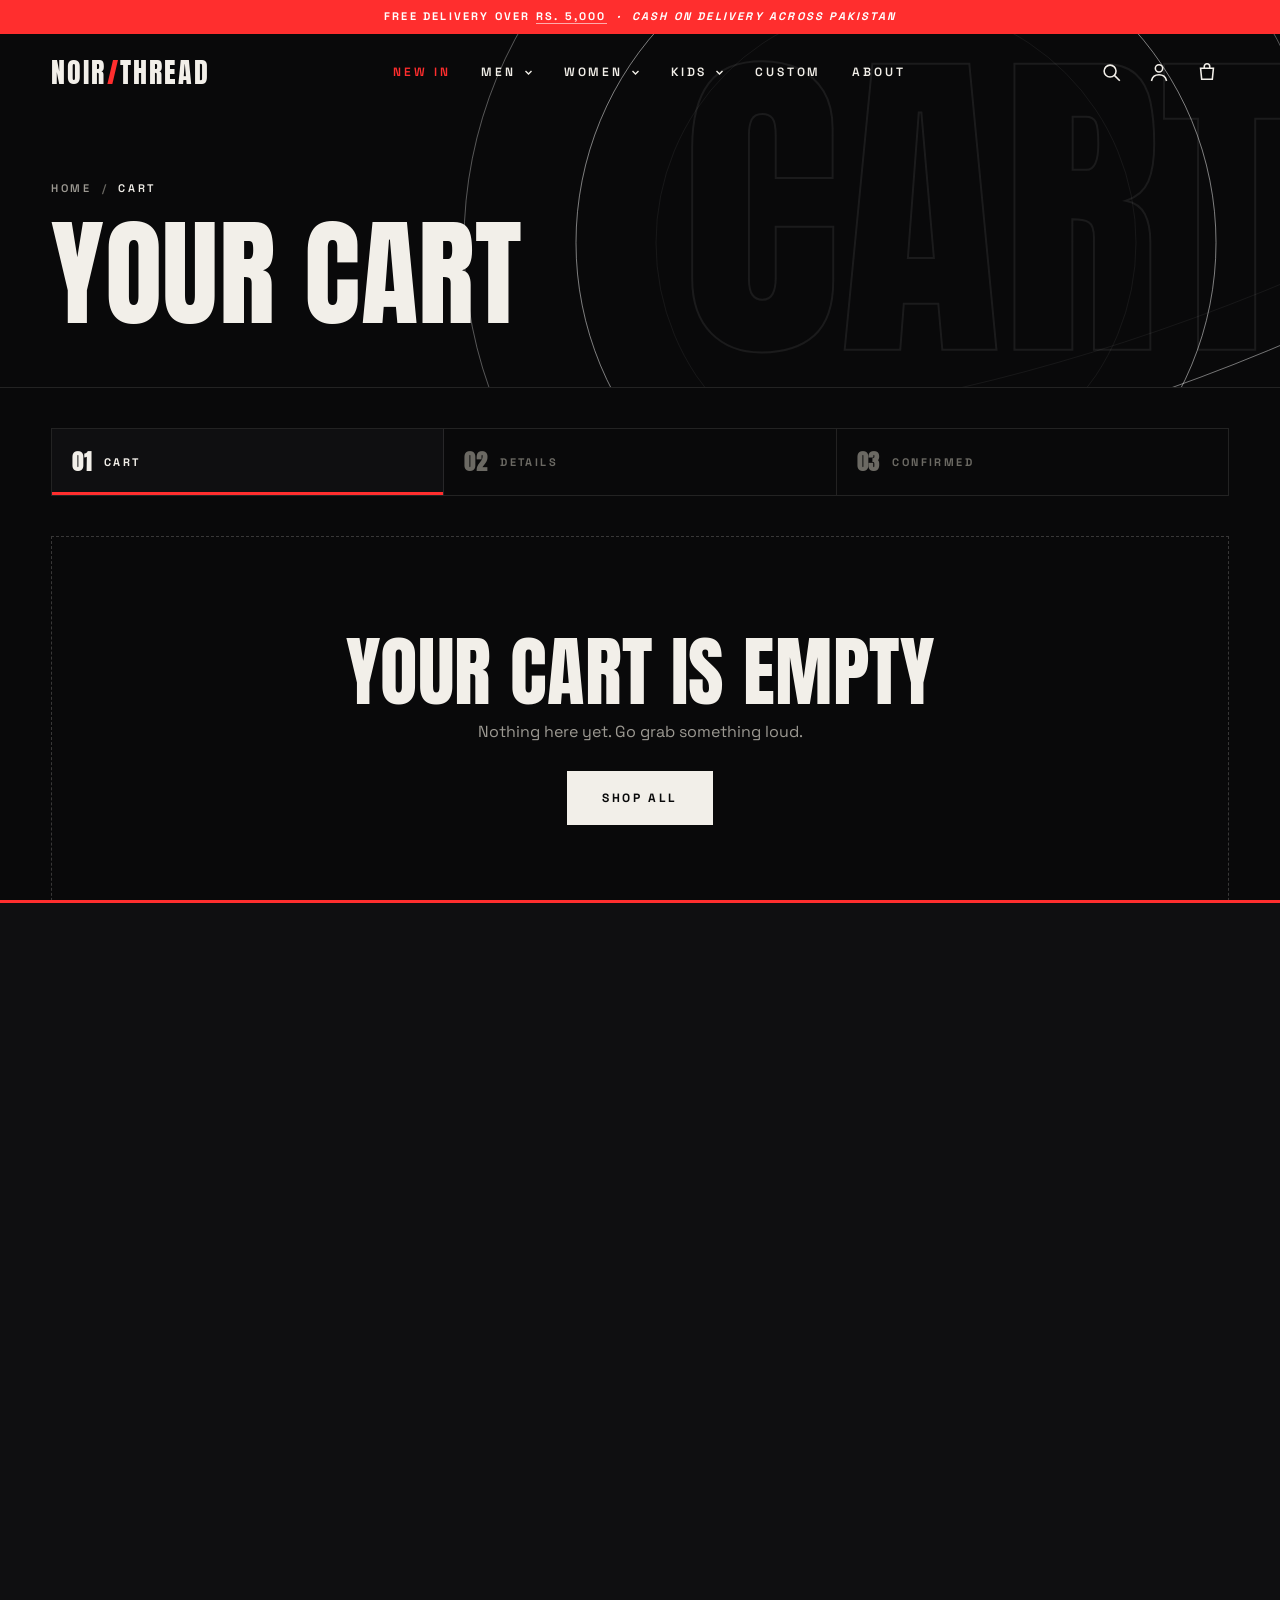
<file: cart.html>
<!DOCTYPE html>
<html lang="en">
<head>
<meta charset="utf-8">
<meta name="viewport" content="width=device-width,initial-scale=1">
<title>Cart & Checkout</title>
<meta name="description" content="Review your cart and check out with cash on delivery, card, JazzCash or Easypaisa.">
<meta name="theme-color" content="#09090A">
<link rel="icon" href="data:image/svg+xml,%3Csvg xmlns='http://www.w3.org/2000/svg' viewBox='0 0 32 32'%3E%3Crect width='32' height='32' fill='%2309090A'/%3E%3Cpath d='M9 24 21 8' stroke='%23FF2E2E' stroke-width='4'/%3E%3C/svg%3E">
<link rel="preconnect" href="https://fonts.googleapis.com"><link rel="preconnect" href="https://fonts.gstatic.com" crossorigin>
<link rel="preconnect" href="https://images.unsplash.com" crossorigin>
<link rel="stylesheet" href="css/base.css">
<link rel="stylesheet" href="css/pages.css">
</head>
<body>
<script src="js/config.js"></script>
<script src="js/boot.js"></script>

<main id="main">
  <div id="cartHead"></div>
  <div class="wrap" style="padding-top:40px" id="cartRoot"></div>
</main>

<script src="js/data.js"></script>
<script src="js/app.js"></script>
<script src="js/cart.js"></script>
</body>
</html>
</file>
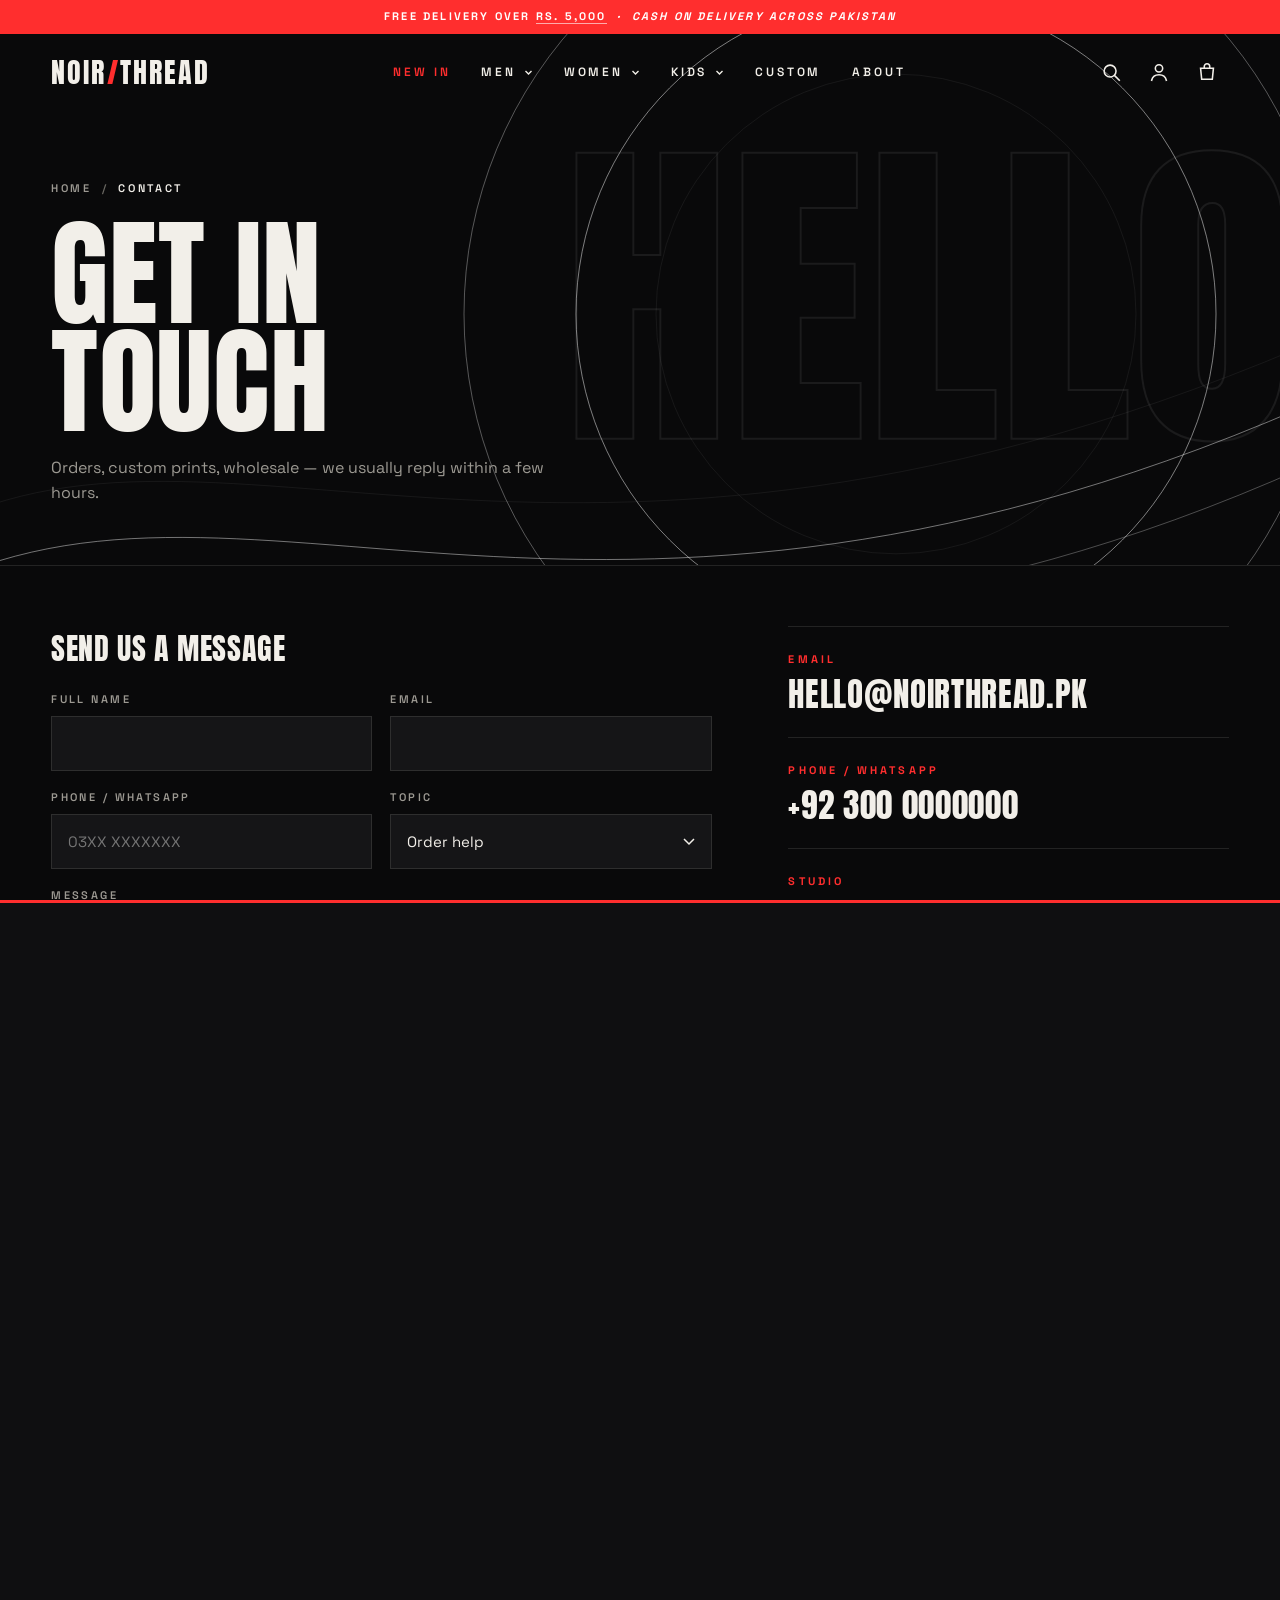
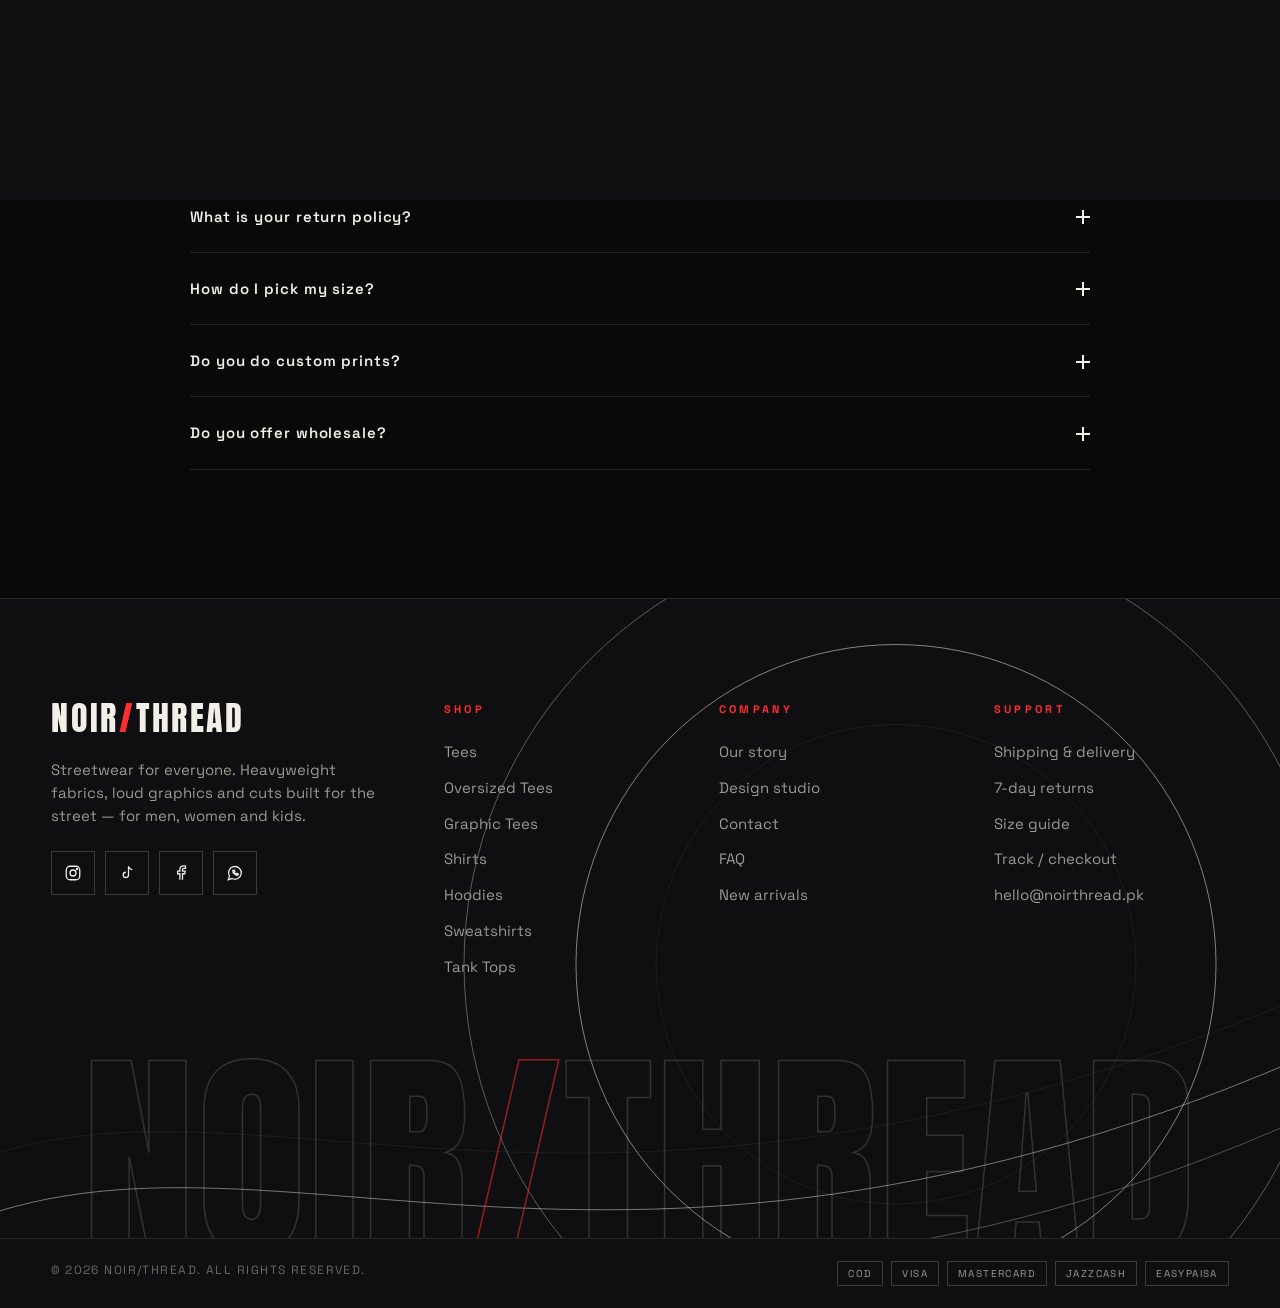
<file: contact.html>
<!DOCTYPE html>
<html lang="en">
<head>
<meta charset="utf-8">
<meta name="viewport" content="width=device-width,initial-scale=1">
<title>Contact</title>
<meta name="description" content="Get in touch for orders, custom prints and wholesale. Based in Lahore, delivering across Pakistan.">
<meta name="theme-color" content="#09090A">
<link rel="icon" href="data:image/svg+xml,%3Csvg xmlns='http://www.w3.org/2000/svg' viewBox='0 0 32 32'%3E%3Crect width='32' height='32' fill='%2309090A'/%3E%3Cpath d='M9 24 21 8' stroke='%23FF2E2E' stroke-width='4'/%3E%3C/svg%3E">
<link rel="preconnect" href="https://fonts.googleapis.com"><link rel="preconnect" href="https://fonts.gstatic.com" crossorigin>
<link rel="preconnect" href="https://images.unsplash.com" crossorigin>
<link rel="stylesheet" href="css/base.css">
<link rel="stylesheet" href="css/pages.css">
</head>
<body>
<script src="js/config.js"></script>
<script src="js/boot.js"></script>

<main id="main">
  <div id="contactHead"></div>
  <div class="wrap contact-grid">
    <div>
      <h2 class="co-h">Send us a message</h2>
      <form id="contactForm" novalidate>
        <div class="row2">
          <div class="field"><label for="cName">Full name</label><input id="cName" name="name" autocomplete="name" required><div class="em">Please enter your name.</div></div>
          <div class="field"><label for="cEmail">Email</label><input id="cEmail" name="email" type="email" autocomplete="email" required><div class="em">Enter a valid email address.</div></div>
        </div>
        <div class="row2">
          <div class="field"><label for="cPhone">Phone / WhatsApp</label><input id="cPhone" name="phone" type="tel" autocomplete="tel" placeholder="03XX XXXXXXX"></div>
          <div class="field"><label for="cTopic">Topic</label><select id="cTopic" name="topic"><option value="order">Order help</option><option value="custom">Custom print</option><option value="wholesale">Wholesale</option><option value="other">Something else</option></select></div>
        </div>
        <div class="field"><label for="cMsg">Message</label><textarea id="cMsg" name="msg" required></textarea><div class="em">Tell us a little more (10+ characters).</div></div>
        <button class="btn btn-red" type="submit" data-magnetic>Send message <svg viewBox="0 0 24 24" fill="none" stroke="currentColor" stroke-width="2" stroke-linecap="square"><path d="M3 12h17M14 6l6 6-6 6"/></svg></button>
      </form>
    </div>
    <aside>
      <div class="info-c"><small>Email</small><a data-contact="email" href="#"></a></div>
      <div class="info-c"><small>Phone / WhatsApp</small><a data-contact="phone" href="#"></a></div>
      <div class="info-c"><small>Studio</small><p data-cfg="address"></p></div>
      <div class="info-c"><small>Hours</small><p>Mon–Sat · 10am–8pm</p></div>
      <div class="map" role="img" aria-label="Studio location marker"><span>Lahore, PK</span></div>
    </aside>
  </div>
  <section class="sec" id="faq" style="padding-top:0"><div class="wrap">
    <div class="sec-head" style="justify-content:center;text-align:center"><div><span class="eyebrow" data-reveal>Good to know</span><h2 class="display h-lg" data-split>FAQ</h2></div></div>
    <div class="faq" id="faqList"></div>
  </div></section>
</main>

<script src="js/data.js"></script>
<script src="js/app.js"></script>
<script src="js/contact.js"></script>
</body>
</html>
</file>
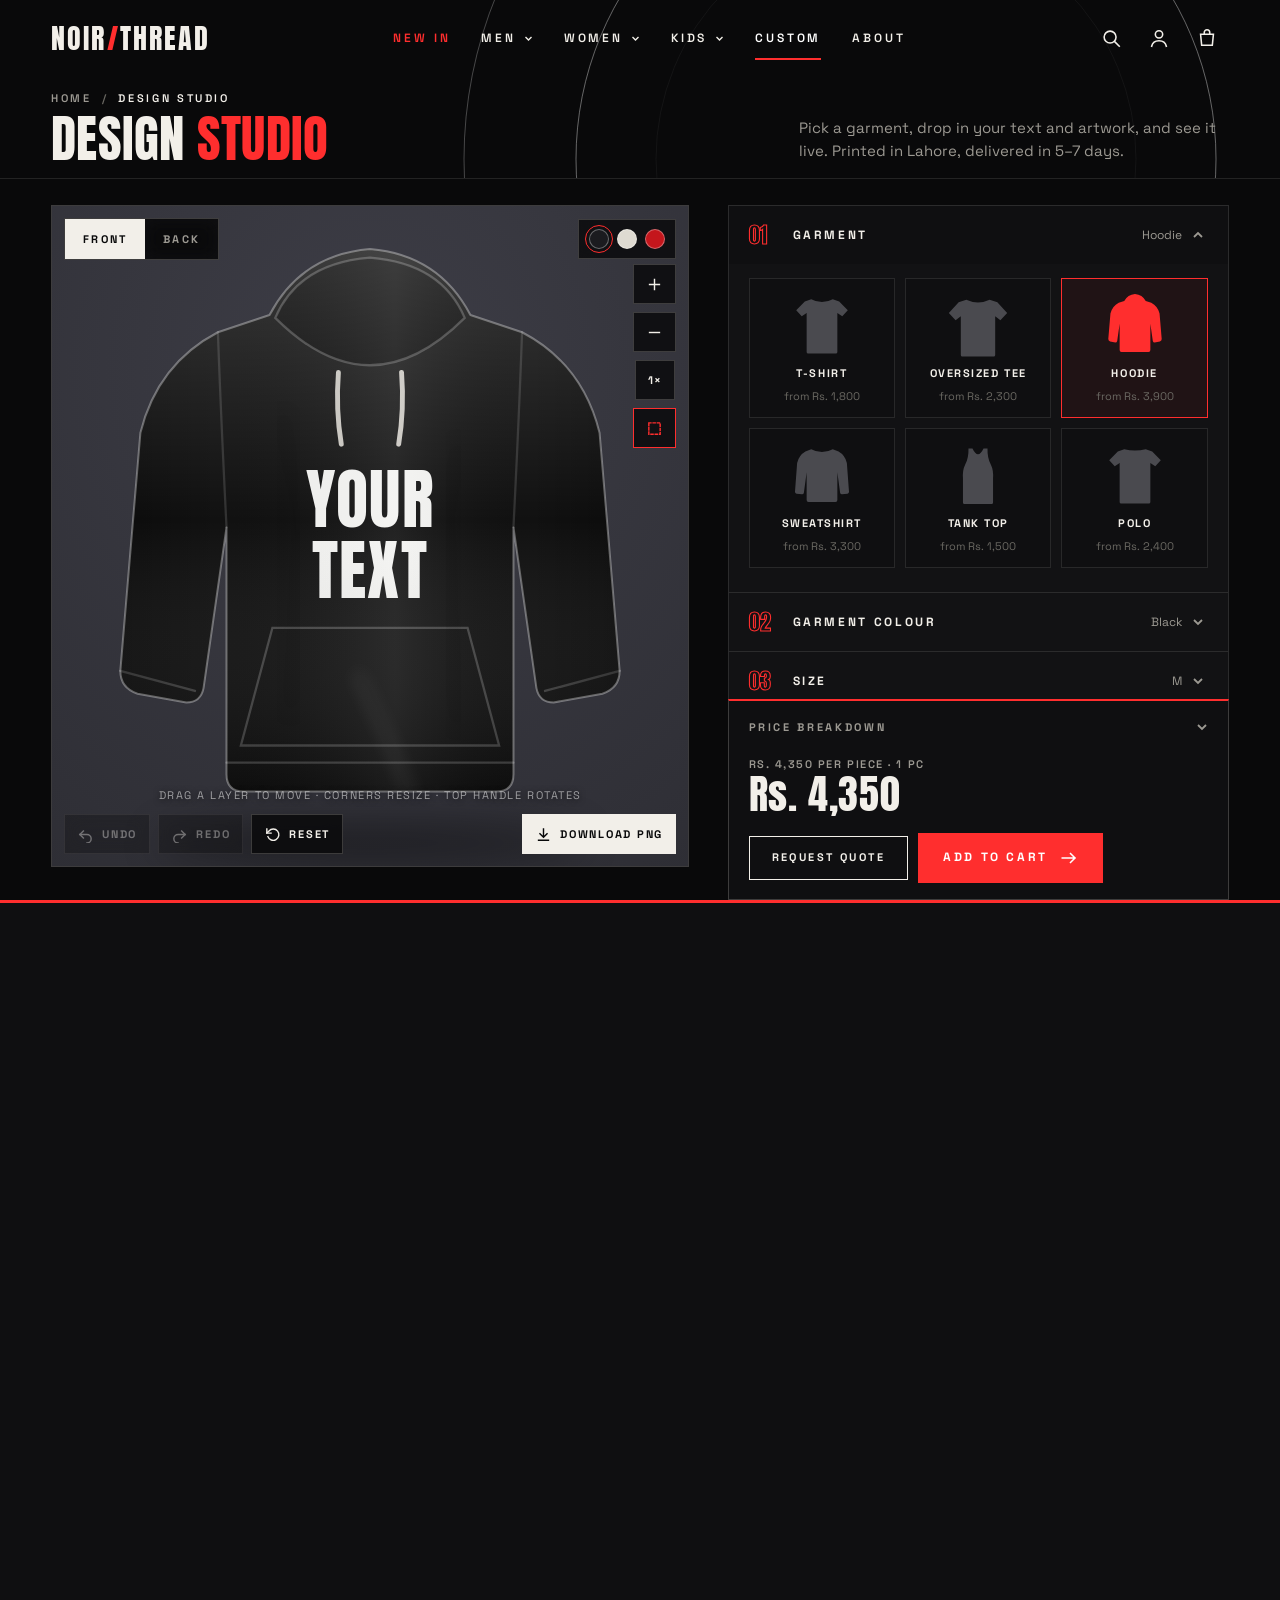
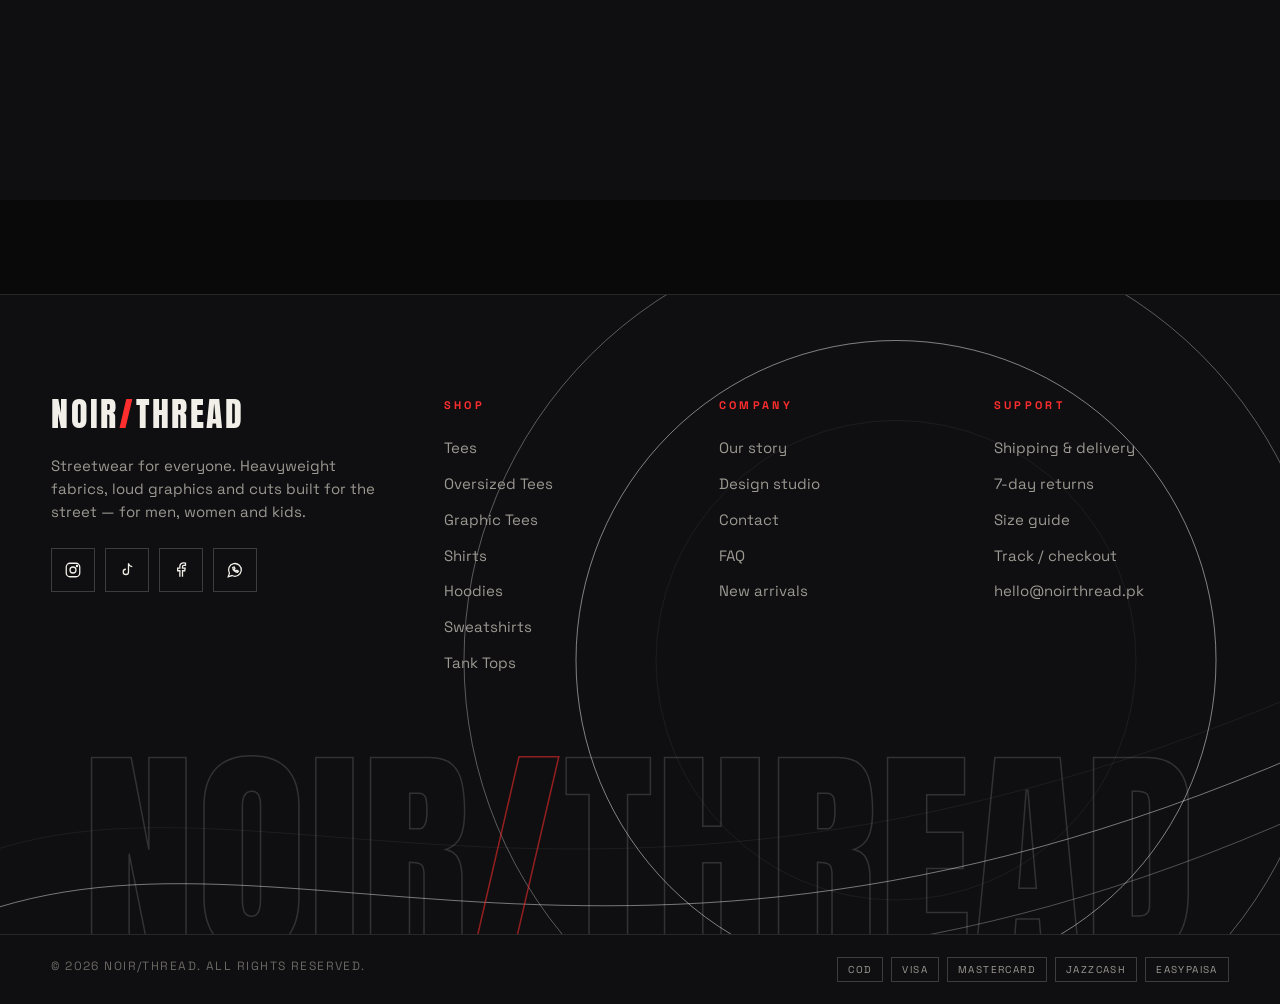
<file: customize.html>
<!DOCTYPE html>
<html lang="en">
<head>
<meta charset="utf-8">
<meta name="viewport" content="width=device-width,initial-scale=1">
<title>Design Studio</title>
<meta name="description" content="Design your own tee, hoodie, sweatshirt, tank or polo with a live preview. Add text, images and graphics, pick DTF, screen print or embroidery, and order in bulk.">
<meta name="theme-color" content="#09090A">
<link rel="icon" href="data:image/svg+xml,%3Csvg xmlns='http://www.w3.org/2000/svg' viewBox='0 0 32 32'%3E%3Crect width='32' height='32' fill='%2309090A'/%3E%3Cpath d='M9 24 21 8' stroke='%23FF2E2E' stroke-width='4'/%3E%3C/svg%3E">
<link rel="preconnect" href="https://fonts.googleapis.com"><link rel="preconnect" href="https://fonts.gstatic.com" crossorigin>
<link rel="preconnect" href="https://images.unsplash.com" crossorigin>
<link rel="stylesheet" href="css/base.css">
<link rel="stylesheet" href="css/pages.css">
<link rel="stylesheet" href="css/studio.css">
<link rel="stylesheet" href="https://fonts.googleapis.com/css2?family=Anton&family=Bangers&family=Bebas+Neue&family=Pacifico&family=Permanent+Marker&family=Playfair+Display:ital,wght@0,700;1,700&family=Space+Grotesk:wght@400;700&display=swap">
</head>
<body class="studio-page">
<script src="js/config.js"></script>
<script src="js/boot.js"></script>

<main id="main">
  <section class="studio-head">
    <div class="wrap">
      <nav class="crumbs" aria-label="Breadcrumb"><a href="index.html">Home</a><i>/</i><span style="color:var(--text)">Design studio</span></nav>
      <div class="sh-row"><h1 class="display h-md">Design <span class="red">studio</span></h1><p>Pick a garment, drop in your text and artwork, and see it live. Printed in Lahore, delivered in 5–7 days.</p></div>
    </div>
  </section>

  <div class="wrap studio" id="studio">
    <!-- ================= LIVE PREVIEW ================= -->
    <div class="stage-col">
      <div class="stage" id="stageWrap">
        <div class="stage-bar top">
          <div class="seg" role="group" aria-label="Garment side"><button type="button" class="on" data-view="front">Front</button><button type="button" data-view="back">Back</button></div>
          <div class="bgs" role="group" aria-label="Preview background"><button type="button" class="on" data-bg="dark" style="--c:#1b1b1f" aria-label="Dark studio"></button><button type="button" data-bg="light" style="--c:#dedad1" aria-label="Light studio"></button><button type="button" data-bg="red" style="--c:#c4161c" aria-label="Red studio"></button></div>
        </div>
        <svg id="stage" viewBox="0 0 400 460" preserveAspectRatio="xMidYMid meet" role="img" aria-label="Live garment preview"></svg>
        <div class="stage-bar side" role="group" aria-label="Zoom">
          <button type="button" id="zIn" aria-label="Zoom in"><svg viewBox="0 0 24 24" fill="none" stroke="currentColor" stroke-width="2" stroke-linecap="square" stroke-linejoin="miter"><path d="M12 5v14M5 12h14"/></svg></button>
          <button type="button" id="zOut" aria-label="Zoom out"><svg viewBox="0 0 24 24" fill="none" stroke="currentColor" stroke-width="2" stroke-linecap="square" stroke-linejoin="miter"><path d="M5 12h14"/></svg></button>
          <button type="button" id="zReset" aria-label="Reset zoom" class="zr">1×</button>
          <button type="button" id="guideBtn" class="on" aria-label="Toggle print guides" title="Print guides"><svg viewBox="0 0 24 24" fill="none" stroke="currentColor" stroke-width="2" stroke-linecap="square" stroke-linejoin="miter"><path d="M4 4h16v16H4z" stroke-dasharray="3 3"/></svg></button>
        </div>
        <div class="stage-bar bottom">
          <button type="button" id="undoBtn" aria-label="Undo" title="Undo (Ctrl+Z)"><svg viewBox="0 0 24 24" fill="none" stroke="currentColor" stroke-width="2" stroke-linecap="square" stroke-linejoin="miter"><path d="M9 7 4 12l5 5"/><path d="M4 12h10a6 6 0 0 1 0 12"/></svg><span>Undo</span></button>
          <button type="button" id="redoBtn" aria-label="Redo" title="Redo (Ctrl+Y)"><svg viewBox="0 0 24 24" fill="none" stroke="currentColor" stroke-width="2" stroke-linecap="square" stroke-linejoin="miter"><path d="m15 7 5 5-5 5"/><path d="M20 12H10a6 6 0 0 0 0 12"/></svg><span>Redo</span></button>
          <button type="button" id="resetBtn" aria-label="Reset design" title="Reset design"><svg viewBox="0 0 24 24" fill="none" stroke="currentColor" stroke-width="2" stroke-linecap="square" stroke-linejoin="miter"><path d="M4 4v6h6"/><path d="M5.5 15a8 8 0 1 0 1.5-8L4 10"/></svg><span>Reset</span></button>
          <button type="button" id="dlBtn" class="dl" aria-label="Download preview as PNG"><svg viewBox="0 0 24 24" fill="none" stroke="currentColor" stroke-width="2" stroke-linecap="square" stroke-linejoin="miter"><path d="M12 4v11M7 11l5 5 5-5M5 20h14"/></svg><span>Download PNG</span></button>
        </div>
        <p class="stage-hint" id="stageHint">Drag a layer to move · corners resize · top handle rotates</p>
      </div>
    </div>

    <!-- ================= CONTROLS ================= -->
    <div class="panel-col">
      <div class="panel" id="panel">
      <section class="stp open" data-step="garment">
        <button class="stp-h" type="button" aria-expanded="true"><i>01</i><span>Garment</span><em id="sum-garment">Hoodie</em><svg viewBox="0 0 12 12" fill="none" stroke="currentColor" stroke-width="1.8"><path d="m2 4 4 4 4-4"/></svg></button>
        <div class="stp-b"><div class="stp-in"><div class="g-grid" id="garmentGrid" role="radiogroup" aria-label="Garment type"></div></div></div>
      </section>
      <section class="stp" data-step="color">
        <button class="stp-h" type="button" aria-expanded="false"><i>02</i><span>Garment colour</span><em id="sum-color">Black</em><svg viewBox="0 0 12 12" fill="none" stroke="currentColor" stroke-width="1.8"><path d="m2 4 4 4 4-4"/></svg></button>
        <div class="stp-b"><div class="stp-in"><div class="c-grid" id="colorGrid" role="radiogroup" aria-label="Garment colour"></div><label class="cust-col"><span>Custom colour</span><input type="color" id="colorPick" value="#111111" aria-label="Pick a custom garment colour"><b id="colorHex">#111111</b></label></div></div>
      </section>
      <section class="stp" data-step="size">
        <button class="stp-h" type="button" aria-expanded="false"><i>03</i><span>Size</span><em id="sum-size">M</em><svg viewBox="0 0 12 12" fill="none" stroke="currentColor" stroke-width="1.8"><path d="m2 4 4 4 4-4"/></svg></button>
        <div class="stp-b"><div class="stp-in"><div class="seg wide" role="group" aria-label="Size range"><button type="button" class="on" data-sset="adult">Adult</button><button type="button" data-sset="kids">Kids</button></div><div class="sizes" id="sizeGrid" role="radiogroup" aria-label="Size"></div><p class="note" id="sizeNote"></p><button type="button" class="txt-link" data-size-guide>View size guide</button></div></div>
      </section>
      <section class="stp" data-step="method">
        <button class="stp-h" type="button" aria-expanded="false"><i>04</i><span>Print method</span><em id="sum-method">DTF</em><svg viewBox="0 0 12 12" fill="none" stroke="currentColor" stroke-width="1.8"><path d="m2 4 4 4 4-4"/></svg></button>
        <div class="stp-b"><div class="stp-in"><div class="m-grid" id="methodGrid" role="radiogroup" aria-label="Print method"></div><p class="note" id="methodNote"></p></div></div>
      </section>
      <section class="stp open" data-step="add">
        <button class="stp-h" type="button" aria-expanded="true"><i>05</i><span>Add text, images &amp; graphics</span><em id="sum-add">Add your design</em><svg viewBox="0 0 12 12" fill="none" stroke="currentColor" stroke-width="1.8"><path d="m2 4 4 4 4-4"/></svg></button>
        <div class="stp-b"><div class="stp-in"><div class="add-row">
          <button type="button" class="add-t" id="addText"><svg viewBox="0 0 24 24" fill="none" stroke="currentColor" stroke-width="2" stroke-linecap="square" stroke-linejoin="miter"><path d="M5 6V4h14v2M12 4v16M9 20h6"/></svg><b>Add text</b><small>Names, slogans, numbers</small></button>
          <button type="button" class="add-t" id="addImage"><svg viewBox="0 0 24 24" fill="none" stroke="currentColor" stroke-width="2" stroke-linecap="square" stroke-linejoin="miter"><path d="M4 4h16v16H4z"/><path d="m4 16 5-5 4 4 3-3 4 4"/><circle cx="15.5" cy="8.5" r="1.5"/></svg><b>Upload image</b><small>PNG, JPG, SVG · up to 5 MB</small></button>
        </div>
        <div class="drop" id="dropZone">Drop an image or logo here</div>
        <p class="lab">Graphics library</p>
        <div class="lib" id="lib"></div></div></div>
      </section>
      <section class="stp open" data-step="layers">
        <button class="stp-h" type="button" aria-expanded="true"><i>06</i><span>Layers &amp; placement</span><em id="sum-layers">0 layers</em><svg viewBox="0 0 12 12" fill="none" stroke="currentColor" stroke-width="1.8"><path d="m2 4 4 4 4-4"/></svg></button>
        <div class="stp-b"><div class="stp-in"><div class="lay-list" id="layerList" aria-label="Design layers"></div>
        <div id="editor" class="editor"></div></div></div>
      </section>
      <section class="stp" data-step="qty">
        <button class="stp-h" type="button" aria-expanded="false"><i>07</i><span>Quantity &amp; bulk pricing</span><em id="sum-qty">1 pc</em><svg viewBox="0 0 12 12" fill="none" stroke="currentColor" stroke-width="1.8"><path d="m2 4 4 4 4-4"/></svg></button>
        <div class="stp-b"><div class="stp-in"><div class="qty-row"><div class="qty" id="qtyBox"><button type="button" id="qMinus" aria-label="Decrease quantity">−</button><input id="qtyIn" type="number" min="1" max="999" value="1" aria-label="Quantity"><button type="button" id="qPlus" aria-label="Increase quantity">+</button></div><span class="note" id="qtyNote"></span></div>
        <table class="tiers" id="tiers"><thead><tr><th>Quantity</th><th>Discount</th></tr></thead><tbody></tbody></table></div></div>
      </section>
      </section-end>
      </div>
      <div class="panel-foot" id="panelFoot">
        <details class="brk" id="brk"><summary><span>Price breakdown</span><svg viewBox="0 0 12 12" fill="none" stroke="currentColor" stroke-width="1.8"><path d="m2 8 4-4 4 4"/></svg></summary><div id="brkBody"></div></details>
        <div class="tot-row"><div><small id="perPc">Per piece</small><b id="totalPrice">Rs. 0</b></div>
          <div class="foot-btns"><button type="button" class="btn btn-line btn-sm" id="quoteBtn">Request quote</button><button type="button" class="btn btn-red" id="addCart" data-magnetic>Add to cart <svg viewBox="0 0 24 24" fill="none" stroke="currentColor" stroke-width="2" stroke-linecap="square" stroke-linejoin="miter"><path d="M3 12h17M14 6l6 6-6 6"/></svg></button></div></div>
      </div>
    </div>
  </div>
</main>

<input type="file" id="fileIn" accept="image/png,image/jpeg,image/webp,image/svg+xml,image/gif" hidden>

<div class="modal" id="quoteModal" role="dialog" aria-label="Request a quote" aria-modal="true">
  <div class="modal-bg" data-close></div>
  <div class="modal-box" style="width:min(720px,100%);padding:clamp(24px,4vw,44px)">
    <button class="modal-x" data-close aria-label="Close"><svg viewBox="0 0 24 24" fill="none" stroke="currentColor" stroke-width="2" stroke-linecap="square"><path d="m5 5 14 14M19 5 5 19"/></svg></button>
    <p class="eyebrow">Bulk &amp; custom orders</p>
    <h3 class="display h-md" style="margin:12px 0 18px">Request a quote</h3>
    <div class="q-sum" id="quoteSum"></div>
    <form id="quoteForm" novalidate>
      <div class="row2"><div class="field"><label for="qName">Full name</label><input id="qName" autocomplete="name"><div class="em">Please enter your name.</div></div><div class="field"><label for="qPhone">Phone / WhatsApp</label><input id="qPhone" type="tel" autocomplete="tel" placeholder="03XX XXXXXXX"><div class="em">Enter a valid phone number.</div></div></div>
      <div class="field"><label for="qEmail">Email</label><input id="qEmail" type="email" autocomplete="email"><div class="em">Enter a valid email address.</div></div>
      <div class="field"><label for="qNotes">Notes (deadline, extra sizes, artwork files…)</label><textarea id="qNotes" style="min-height:90px"></textarea></div>
      <div style="display:flex;gap:12px;flex-wrap:wrap"><button class="btn btn-red" type="submit">Send request</button><a class="btn btn-line" id="qWa" href="#" target="_blank" rel="noopener">Send on WhatsApp</a></div>
    </form>
  </div>
</div>

<script src="js/data.js"></script>
<script src="js/app.js"></script>
<script src="js/studio.js"></script>
</body>
</html>
</file>
<file: css/base.css>
/* ==========================================================================
   BASE — tokens, reset, type, buttons, header, mega menu, mobile menu,
   cart drawer, cursor, preloader, toast, footer
   ========================================================================== */
@import url('https://fonts.googleapis.com/css2?family=Anton&family=Space+Grotesk:wght@400;500;600;700&display=swap');

:root{
  /* ---- palette (change --accent to re-skin the whole site) ---- */
  --bg:#09090A; --bg-2:#0F0F11; --bg-3:#151517; --card:#121214;
  --line:rgba(242,239,233,.11); --line-2:rgba(242,239,233,.2);
  --text:#F2EFE9; --muted:#9C9992; --dim:#6B6963;
  --accent:#FF2E2E; --accent-d:#D41C1C;
  --white:#F2EFE9; --ink:#09090A;
  /* ---- type ---- */
  --f-display:'Anton','Archivo Narrow','Arial Narrow',Impact,sans-serif;
  --f-body:'Space Grotesk','Inter',system-ui,-apple-system,'Segoe UI',Roboto,sans-serif;
  /* ---- layout ---- */
  --pad:clamp(18px,4vw,56px); --max:1440px; --hdr:76px;
  --ease:cubic-bezier(.22,1,.36,1); --ease-in:cubic-bezier(.65,0,.35,1);
  /* faint curved line art (inline SVG, no image request) */
  --art:url("data:image/svg+xml,%3Csvg xmlns='http://www.w3.org/2000/svg' width='1600' height='900' viewBox='0 0 1600 900' fill='none' stroke='white'%3E%3Cg stroke-opacity='.075'%3E%3Ccircle cx='1120' cy='470' r='300'/%3E%3Ccircle cx='1120' cy='470' r='400' stroke-opacity='.6'/%3E%3Ccircle cx='1120' cy='470' r='540' stroke-opacity='.4'/%3E%3Cpath d='M-120 760C260 520 700 940 1720 470'/%3E%3Cpath d='M-120 830C300 590 740 1010 1720 545' stroke-opacity='.55'/%3E%3Cpath d='M-120 900C340 660 780 1080 1720 620' stroke-opacity='.35'/%3E%3C/g%3E%3C/svg%3E");
}
*,*::before,*::after{box-sizing:border-box;margin:0;padding:0}
html{-webkit-text-size-adjust:100%;scroll-behavior:smooth}
body{background:var(--bg);color:var(--text);font-family:var(--f-body);font-size:16px;line-height:1.55;overflow-x:hidden;-webkit-font-smoothing:antialiased;min-height:100vh}
img{display:block;max-width:100%}
a{color:inherit;text-decoration:none}
button,input,select,textarea{font:inherit;color:inherit}
button{background:none;border:0;cursor:pointer}
ul{list-style:none}
::selection{background:var(--accent);color:#fff}
:focus-visible{outline:2px solid var(--accent);outline-offset:3px}
body.lock{overflow:hidden}
.sr{position:absolute;width:1px;height:1px;overflow:hidden;clip:rect(0 0 0 0);white-space:nowrap}
.wrap{width:100%;max-width:var(--max);margin:0 auto;padding:0 var(--pad)}
.sec{padding:clamp(70px,10vw,140px) 0;position:relative}

/* ---- type ---- */
.display{font-family:var(--f-display);font-weight:400;text-transform:uppercase;line-height:.92;letter-spacing:.005em}
.h-xl{font-size:clamp(54px,9.2vw,150px)}
.h-lg{font-size:clamp(44px,6.4vw,100px)}
.h-md{font-size:clamp(32px,4vw,60px)}
.eyebrow{font-size:12px;font-weight:600;letter-spacing:.3em;text-transform:uppercase;color:var(--accent);display:inline-flex;align-items:center;gap:14px}
.eyebrow::before{content:"";width:34px;height:2px;background:var(--accent)}
.outline{color:transparent;-webkit-text-stroke:1.5px var(--text)}
.outline-dim{color:transparent;-webkit-text-stroke:1.5px rgba(242,239,233,.16)}
.muted{color:var(--muted)}
.red{color:var(--accent)}
.sec-head{display:flex;justify-content:space-between;align-items:flex-end;gap:30px;margin-bottom:clamp(30px,4vw,56px);flex-wrap:wrap}
.sec-head h2{margin-top:16px}
.link-arrow{font-size:12px;font-weight:600;letter-spacing:.22em;text-transform:uppercase;display:inline-flex;align-items:center;gap:12px;padding-bottom:6px;border-bottom:1px solid var(--line-2);transition:.3s}
.link-arrow svg{width:18px;transition:transform .4s var(--ease)}
.link-arrow:hover{border-color:var(--accent);color:var(--accent)}
.link-arrow:hover svg{transform:translateX(6px)}

/* ---- buttons ---- */
.btn{--h:54px;display:inline-flex;align-items:center;justify-content:center;gap:12px;height:var(--h);padding:0 34px;font-size:12px;font-weight:700;letter-spacing:.22em;text-transform:uppercase;border:1.5px solid var(--white);position:relative;overflow:hidden;isolation:isolate;transition:color .45s var(--ease),border-color .45s,transform .3s;white-space:nowrap;border-radius:0}
.btn::before{content:"";position:absolute;inset:0;background:var(--accent);transform:translateY(101%);transition:transform .5s var(--ease);z-index:-1}
.btn:hover::before{transform:none}
.btn-solid{background:var(--white);color:var(--ink)}
.btn-solid:hover{color:#fff;border-color:var(--accent)}
.btn-line{background:transparent;color:var(--white)}
.btn-line:hover{border-color:var(--accent);color:#fff}
.btn-red{background:var(--accent);border-color:var(--accent);color:#fff}
.btn-red::before{background:var(--white)}
.btn-red:hover{color:var(--ink);border-color:var(--white)}
.btn-sm{--h:44px;padding:0 22px;font-size:11px}
.btn-block{width:100%}
.btn svg{width:18px;height:18px;flex:none}
.btn[disabled]{opacity:.5;pointer-events:none}
.icon-btn{width:44px;height:44px;display:grid;place-items:center;position:relative;transition:color .3s,transform .3s}
.icon-btn svg{width:22px;height:22px}
.icon-btn:hover{color:var(--accent)}

/* ---- preloader ---- */
.preloader{position:fixed;inset:0;z-index:1000;background:var(--bg);display:grid;place-items:center;transition:transform 1s var(--ease-in) .1s}
.preloader.done{transform:translateY(-100%)}
.preloader-inner{text-align:center;overflow:hidden;padding:10px 0}
.pre-logo{font-family:var(--f-display);font-size:clamp(46px,9vw,110px);letter-spacing:.04em;line-height:1;display:flex;justify-content:center}
.pre-logo span{display:inline-block;transform:translateY(110%);animation:preUp .8s var(--ease) forwards;animation-delay:calc(var(--i)*55ms)}
.pre-logo .sl{color:var(--accent)}
@keyframes preUp{to{transform:none}}
.pre-bar{width:min(320px,60vw);height:2px;background:var(--line);margin:26px auto 0;position:relative;overflow:hidden}
.pre-bar i{position:absolute;inset:0;background:var(--accent);transform:scaleX(0);transform-origin:left;animation:preBar 1.3s var(--ease-in) .2s forwards}
@keyframes preBar{to{transform:scaleX(1)}}
.pre-count{font-size:11px;letter-spacing:.3em;color:var(--muted);margin-top:14px;font-variant-numeric:tabular-nums}
html.no-pre .preloader{display:none}

/* ---- page transition curtain ---- */
.curtain{position:fixed;inset:0;z-index:900;background:var(--bg-2);pointer-events:none;transform:translateY(100%);transition:transform .55s var(--ease-in)}
.curtain::after{content:"";position:absolute;left:0;right:0;top:0;height:3px;background:var(--accent)}
.curtain.in{transform:none;pointer-events:all}
body.entering .curtain{transform:none;transition:none}
body.entered .curtain{transform:translateY(-100%);transition:transform .7s var(--ease-in)}

/* ---- announcement + header ---- */
.announce{background:var(--accent);color:#fff;font-size:11px;font-weight:700;letter-spacing:.2em;text-transform:uppercase;text-align:center;padding:0 var(--pad);height:34px;display:flex;align-items:center;justify-content:center;overflow:hidden;transition:height .4s var(--ease);white-space:nowrap}
.hdr.solid .announce{height:0}
.announce b{font-weight:700;border-bottom:1px solid rgba(255,255,255,.6)}
.hdr{position:fixed;left:0;right:0;top:0;z-index:60;transition:transform .5s var(--ease),background .4s,border-color .4s;border-bottom:1px solid transparent}
.hdr.solid{background:rgba(9,9,10,.94);border-bottom-color:var(--line)}
.hdr.hide{transform:translateY(-100%)}
.hdr-in{height:var(--hdr);display:flex;align-items:center;justify-content:space-between;gap:24px;padding:0 var(--pad);max-width:1700px;margin:0 auto}
.logo{font-family:var(--f-display);font-size:28px;letter-spacing:.07em;line-height:1;display:inline-flex;text-transform:uppercase;position:relative;z-index:3}
.logo .sl{color:var(--accent);margin:0 .02em;display:inline-block;transition:transform .5s var(--ease)}
.logo:hover .sl{transform:rotate(360deg) scale(1.2)}
.nav{display:flex;height:100%;gap:clamp(14px,2.4vw,40px)}
.nav-item{height:100%;display:flex;align-items:center}
.nav-link{font-size:12px;font-weight:600;letter-spacing:.24em;text-transform:uppercase;height:100%;display:flex;align-items:center;gap:8px;position:relative;color:var(--text);transition:color .3s}
.nav-link::after{content:"";position:absolute;left:0;right:0;bottom:calc(50% - 22px);height:2px;background:var(--accent);transform:scaleX(0);transform-origin:right;transition:transform .45s var(--ease)}
.nav-item:hover>.nav-link,.nav-link.active{color:#fff}
.nav-item:hover>.nav-link::after,.nav-link.active::after{transform:scaleX(1);transform-origin:left}
.nav-link .chev{width:9px;height:9px;transition:transform .4s var(--ease)}
.nav-item:hover .chev{transform:rotate(180deg)}
.nav-link.hot{color:var(--accent)}
.hdr-tools{display:flex;align-items:center;gap:4px}
.cart-badge{position:absolute;top:3px;right:1px;min-width:18px;height:18px;border-radius:9px;background:var(--accent);color:#fff;font-size:10px;font-weight:700;display:grid;place-items:center;padding:0 5px;transform:scale(0);transition:transform .4s var(--ease)}
.cart-badge.on{transform:scale(1)}
.cart-badge.bump{animation:bump .6s var(--ease)}
@keyframes bump{0%{transform:scale(1)}30%{transform:scale(1.9) rotate(-12deg)}60%{transform:scale(.85)}100%{transform:scale(1)}}
.burger{display:none;width:46px;height:46px;position:relative;z-index:3}
.burger i{position:absolute;left:11px;right:11px;height:2px;background:var(--text);transition:transform .5s var(--ease),opacity .3s,top .5s var(--ease)}
.burger i:nth-child(1){top:17px}.burger i:nth-child(2){top:22px;right:20px}.burger i:nth-child(3){top:27px}
.burger.open i:nth-child(1){top:22px;transform:rotate(45deg)}
.burger.open i:nth-child(2){opacity:0}
.burger.open i:nth-child(3){top:22px;transform:rotate(-45deg)}

/* mega */
.mega{position:absolute;left:0;right:0;top:100%;background:var(--bg-2);border-top:1px solid var(--line);border-bottom:1px solid var(--line);visibility:hidden;opacity:0;clip-path:inset(0 0 100% 0);transition:clip-path .55s var(--ease),opacity .3s,visibility 0s .55s}
.nav-item:hover>.mega,.nav-item:focus-within>.mega,.nav-item.open>.mega{visibility:visible;opacity:1;clip-path:inset(0);transition:clip-path .6s var(--ease),opacity .3s,visibility 0s}
.mega::before{content:"";position:absolute;inset:0;background:var(--art) center/cover no-repeat;opacity:.9;pointer-events:none}
.mega-in{max-width:1440px;margin:0 auto;padding:44px var(--pad) 48px;display:grid;grid-template-columns:repeat(3,1fr) 1.35fr;gap:clamp(24px,3vw,56px);position:relative}
.mega-col h4{font-size:11px;letter-spacing:.3em;text-transform:uppercase;color:var(--accent);margin-bottom:20px;font-weight:700}
.mega-col a{display:flex;align-items:center;gap:10px;font-family:var(--f-display);font-size:25px;text-transform:uppercase;letter-spacing:.02em;line-height:1;padding:7px 0;color:rgba(242,239,233,.72);transition:color .3s,transform .4s var(--ease);opacity:0;transform:translateY(14px)}
.mega-col a em{font-style:normal;font-family:var(--f-body);font-size:10px;letter-spacing:.1em;color:var(--dim);transform:translateY(-6px)}
.nav-item:hover .mega-col a,.nav-item.open .mega-col a{opacity:1;transform:none;transition:color .3s,transform .6s var(--ease),opacity .6s;transition-delay:calc(var(--i)*45ms + 120ms),calc(var(--i)*45ms + 120ms),calc(var(--i)*45ms + 120ms)}
.mega-col a:hover{color:var(--accent);transform:translateX(10px)!important;transition-delay:0s!important}
.mega-feat{position:relative;display:block;aspect-ratio:16/11;overflow:hidden;background:#000}
.mega-feat img{width:100%;height:100%;object-fit:cover;opacity:.75;transition:transform 1.2s var(--ease),opacity .5s}
.mega-feat:hover img{transform:scale(1.07);opacity:.95}
.mega-feat::after{content:"";position:absolute;inset:0;background:linear-gradient(to top,rgba(9,9,10,.9),transparent 60%)}
.mega-feat div{position:absolute;left:22px;bottom:20px;right:22px;z-index:2;display:flex;justify-content:space-between;align-items:flex-end}
.mega-feat b{font-family:var(--f-display);font-size:34px;font-weight:400;line-height:.95;text-transform:uppercase}
.mega-feat small{display:block;font-size:10px;letter-spacing:.28em;color:var(--accent);margin-bottom:6px;font-weight:700;text-transform:uppercase}
.mega-feat span.go{width:44px;height:44px;border-radius:50%;background:var(--accent);display:grid;place-items:center;flex:none;transition:transform .5s var(--ease)}
.mega-feat:hover span.go{transform:rotate(-45deg)}
.mega-feat span.go svg{width:18px}
.mega-simple{grid-template-columns:repeat(2,1fr) 1.4fr}

/* ---- mobile menu ---- */
.mm{position:fixed;inset:0;z-index:55;background:var(--bg);clip-path:circle(0 at calc(100% - 40px) 38px);visibility:hidden;transition:clip-path .9s var(--ease-in),visibility 0s .9s;overflow-y:auto;display:flex;flex-direction:column;padding:calc(var(--hdr) + 20px) var(--pad) 34px}
.mm::before{content:"";position:absolute;inset:0;background:var(--art) 70% 60%/auto 120% no-repeat;opacity:.9;pointer-events:none}
.mm.open{clip-path:circle(150% at calc(100% - 40px) 38px);visibility:visible;transition:clip-path 1s var(--ease),visibility 0s}
.mm-list{position:relative;margin:auto 0}
.mm-item{border-bottom:1px solid var(--line);overflow:hidden}
.mm-row{display:flex;justify-content:space-between;align-items:center;width:100%;padding:12px 0;font-family:var(--f-display);font-size:clamp(44px,12vw,72px);text-transform:uppercase;line-height:1;text-align:left;transform:translateY(100%);transition:transform .8s var(--ease)}
.mm.open .mm-row{transform:none;transition-delay:calc(var(--i)*70ms + 250ms)}
.mm-row small{font-family:var(--f-body);font-size:11px;letter-spacing:.2em;color:var(--accent);margin-left:14px;font-weight:700}
.mm-row .plus{width:26px;height:26px;position:relative;flex:none}
.mm-row .plus::before,.mm-row .plus::after{content:"";position:absolute;left:0;right:0;top:50%;height:2px;background:var(--text);transition:transform .4s var(--ease)}
.mm-row .plus::after{transform:rotate(90deg)}
.mm-item.sub-open .plus::after{transform:rotate(0)}
.mm-sub{max-height:0;overflow:hidden;transition:max-height .6s var(--ease)}
.mm-sub-in{display:grid;grid-template-columns:1fr 1fr;gap:4px 18px;padding:2px 0 22px}
.mm-sub a{font-size:13px;letter-spacing:.2em;text-transform:uppercase;font-weight:600;color:var(--muted);padding:9px 0}
.mm-sub a:hover{color:var(--accent)}
.mm-foot{position:relative;margin-top:30px;display:flex;justify-content:space-between;flex-wrap:wrap;gap:12px;font-size:12px;letter-spacing:.18em;text-transform:uppercase;color:var(--muted);opacity:0;transition:opacity .8s .9s}
.mm.open .mm-foot{opacity:1}

/* ---- cart drawer ---- */
.overlay{position:fixed;inset:0;background:rgba(0,0,0,.65);z-index:80;opacity:0;visibility:hidden;transition:opacity .4s,visibility 0s .4s}
.overlay.on{opacity:1;visibility:visible;transition:opacity .4s}
.drawer{position:fixed;top:0;right:0;bottom:0;width:min(460px,100%);background:var(--bg-2);z-index:90;border-left:1px solid var(--line);transform:translateX(102%);transition:transform .6s var(--ease);display:flex;flex-direction:column}
.drawer.on{transform:none}
.dr-head{display:flex;justify-content:space-between;align-items:center;padding:22px 26px;border-bottom:1px solid var(--line)}
.dr-head h3{font-family:var(--f-display);font-size:30px;font-weight:400;text-transform:uppercase;letter-spacing:.03em}
.dr-head h3 span{color:var(--accent)}
.ship-meter{padding:16px 26px;border-bottom:1px solid var(--line);font-size:12px;letter-spacing:.06em;color:var(--muted)}
.ship-meter b{color:var(--text)}
.ship-bar{height:4px;background:var(--line);margin-top:10px;position:relative;overflow:hidden}
.ship-bar i{position:absolute;inset:0;background:var(--accent);transform-origin:left;transition:transform .8s var(--ease)}
.dr-body{flex:1;overflow-y:auto;padding:8px 26px}
.dr-empty{text-align:center;padding:70px 0;color:var(--muted)}
.dr-empty .display{font-size:46px;color:var(--text);margin-bottom:10px}
.dr-empty .btn{margin-top:26px}
.ci{display:grid;grid-template-columns:86px 1fr auto;gap:16px;padding:18px 0;border-bottom:1px solid var(--line);animation:ciIn .6s var(--ease) both;animation-delay:calc(var(--i)*60ms)}
@keyframes ciIn{from{opacity:0;transform:translateX(30px)}}
.ci img{width:86px;height:108px;object-fit:cover;background:var(--bg-3)}
.ci h5{font-size:14px;font-weight:600;letter-spacing:.04em;text-transform:uppercase;line-height:1.3}
.ci p{font-size:12px;color:var(--muted);letter-spacing:.08em;margin-top:3px}
.ci .pr{font-weight:600;text-align:right;font-size:14px;white-space:nowrap}
.ci .rm{font-size:10px;letter-spacing:.2em;text-transform:uppercase;color:var(--dim);margin-top:8px;display:block;margin-left:auto;transition:color .3s}
.ci .rm:hover{color:var(--accent)}
.qty{display:inline-flex;align-items:center;border:1px solid var(--line-2);margin-top:12px;height:34px}
.qty button{width:32px;height:100%;font-size:16px;transition:background .3s,color .3s}
.qty button:hover{background:var(--white);color:var(--ink)}
.qty span{min-width:30px;text-align:center;font-size:13px;font-weight:600;font-variant-numeric:tabular-nums}
.dr-foot{padding:22px 26px 26px;border-top:1px solid var(--line);background:var(--bg)}
.dr-tot{display:flex;justify-content:space-between;align-items:baseline;margin-bottom:6px;font-size:12px;letter-spacing:.2em;text-transform:uppercase;color:var(--muted)}
.dr-tot b{font-family:var(--f-display);font-weight:400;font-size:34px;color:var(--text);letter-spacing:.02em}
.dr-note{font-size:12px;color:var(--dim);margin-bottom:18px}
.dr-foot .btn+.btn{margin-top:10px}

/* ---- toast ---- */
.toasts{position:fixed;bottom:24px;left:50%;transform:translateX(-50%);z-index:300;display:flex;flex-direction:column;gap:10px;align-items:center;pointer-events:none}
.toast{background:var(--white);color:var(--ink);padding:14px 22px 14px 16px;font-size:13px;font-weight:600;letter-spacing:.05em;display:flex;align-items:center;gap:14px;animation:toastIn .6s var(--ease) both;box-shadow:0 20px 50px rgba(0,0,0,.5);max-width:92vw}
.toast i{width:26px;height:26px;border-radius:50%;background:var(--accent);display:grid;place-items:center;color:#fff;flex:none}
.toast i svg{width:14px}
.toast.out{animation:toastOut .5s var(--ease) forwards}
@keyframes toastIn{from{opacity:0;transform:translateY(40px) scale(.9)}}
@keyframes toastOut{to{opacity:0;transform:translateY(20px)}}

/* ---- cursor follower ---- */
.cur-dot,.cur-ring{position:fixed;left:0;top:0;pointer-events:none;z-index:2000;opacity:0;transition:opacity .3s}
.cur-dot{width:6px;height:6px;margin:-3px 0 0 -3px;background:var(--accent);border-radius:50%}
.cur-ring{width:40px;height:40px;margin:-20px 0 0 -20px;border:1.5px solid rgba(242,239,233,.7);border-radius:50%;display:grid;place-items:center;font-size:9px;font-weight:700;letter-spacing:.16em;color:#fff;transition:width .35s var(--ease),height .35s var(--ease),margin .35s var(--ease),background .3s,border-color .3s,opacity .3s}
.has-cursor .cur-dot,.has-cursor .cur-ring{opacity:1}
.has-cursor.cur-hover .cur-ring{width:64px;height:64px;margin:-32px 0 0 -32px;border-color:var(--accent);background:rgba(255,46,46,.14)}
.has-cursor.cur-view .cur-ring{width:84px;height:84px;margin:-42px 0 0 -42px;background:var(--accent);border-color:var(--accent)}
.has-cursor.cur-down .cur-ring{width:28px;height:28px;margin:-14px 0 0 -14px}
@media (hover:hover) and (pointer:fine){html.has-cursor,html.has-cursor *{cursor:none!important}}
@media (hover:none),(pointer:coarse){.cur-dot,.cur-ring{display:none}}

/* ---- reveal system ---- */
[data-reveal]{opacity:0;transform:translateY(46px);transition:opacity 1s var(--ease),transform 1.1s var(--ease);transition-delay:calc(var(--i,0)*90ms)}
[data-reveal="left"]{transform:translateX(-60px)}
[data-reveal="right"]{transform:translateX(60px)}
[data-reveal="zoom"]{transform:scale(.9)}
[data-reveal="clip"]{opacity:1;transform:none;clip-path:inset(0 0 100% 0);transition:clip-path 1.2s var(--ease);transition-delay:calc(var(--i,0)*90ms)}
[data-reveal].in{opacity:1;transform:none}
[data-reveal="clip"].in{clip-path:inset(0)}
.split .w{display:inline-block;overflow:hidden;vertical-align:top;padding-bottom:.06em;margin-bottom:-.06em}
.split .c{display:inline-block;transform:translateY(112%) rotate(4deg);transition:transform .9s var(--ease);transition-delay:calc(var(--ci)*28ms + var(--d,0ms))}
.split.in .c{transform:none}

/* ---- footer ---- */
.ft{background:var(--bg-2);border-top:1px solid var(--line);position:relative;overflow:hidden;padding-top:clamp(60px,8vw,110px)}
.ft::before{content:"";position:absolute;inset:0;background:var(--art) 50% 100%/cover no-repeat;pointer-events:none}
.ft-top{display:grid;grid-template-columns:1.5fr repeat(3,1fr);gap:40px;position:relative}
.ft h5{font-size:11px;letter-spacing:.3em;text-transform:uppercase;color:var(--accent);margin-bottom:22px;font-weight:700}
.ft li{margin-bottom:11px}
.ft li a{color:var(--muted);font-size:15px;transition:color .3s,padding .4s var(--ease)}
.ft li a:hover{color:var(--text);padding-left:8px}
.ft-brand p{color:var(--muted);max-width:340px;margin:18px 0 24px;font-size:15px}
.socials{display:flex;gap:10px}
.socials a{width:44px;height:44px;border:1px solid var(--line-2);display:grid;place-items:center;transition:.35s}
.socials a svg{width:18px;height:18px}
.socials a:hover{background:var(--accent);border-color:var(--accent);transform:translateY(-4px)}
.ft-giant{font-family:var(--f-display);font-size:clamp(70px,17.5vw,300px);line-height:.82;text-align:center;text-transform:uppercase;margin-top:clamp(40px,6vw,80px);white-space:nowrap;position:relative;letter-spacing:.01em;user-select:none;margin-bottom:-.06em}
.ft-giant .sl{-webkit-text-stroke-color:rgba(255,46,46,.55)}
.ft-bot{display:flex;justify-content:space-between;flex-wrap:wrap;gap:14px;padding:22px 0;border-top:1px solid var(--line);font-size:12px;letter-spacing:.12em;text-transform:uppercase;color:var(--dim);position:relative;background:var(--bg-2)}
.pay{display:flex;gap:8px;flex-wrap:wrap}
.pay span{border:1px solid var(--line-2);padding:4px 10px;font-size:10px;letter-spacing:.14em;color:var(--muted)}

/* ---- modal ---- */
.modal{position:fixed;inset:0;z-index:120;display:grid;place-items:center;padding:20px;visibility:hidden;opacity:0;transition:opacity .4s,visibility 0s .4s}
.modal.on{visibility:visible;opacity:1;transition:opacity .4s}
.modal-bg{position:absolute;inset:0;background:rgba(0,0,0,.78)}
.modal-box{position:relative;background:var(--bg-2);border:1px solid var(--line-2);width:min(980px,100%);max-height:92vh;overflow:auto;transform:translateY(40px) scale(.97);transition:transform .6s var(--ease)}
.modal.on .modal-box{transform:none}
.modal-x{position:absolute;top:14px;right:14px;z-index:3;width:42px;height:42px;display:grid;place-items:center;border:1px solid var(--line-2);background:var(--bg);transition:.3s}
.modal-x:hover{background:var(--accent);border-color:var(--accent);transform:rotate(90deg)}
.modal-x svg{width:18px}

/* ---- forms ---- */
.field{position:relative;margin-bottom:18px}
.field label{display:block;font-size:11px;letter-spacing:.22em;text-transform:uppercase;color:var(--muted);margin-bottom:8px;font-weight:600}
.field input,.field select,.field textarea{width:100%;background:var(--bg-3);border:1px solid var(--line);padding:15px 16px;font-size:15px;outline:0;transition:border-color .3s,background .3s;border-radius:0}
.field select{appearance:none;background-image:url("data:image/svg+xml,%3Csvg xmlns='http://www.w3.org/2000/svg' width='12' height='8' fill='none' stroke='%23F2EFE9' stroke-width='1.5'%3E%3Cpath d='m1 1 5 5 5-5'/%3E%3C/svg%3E");background-repeat:no-repeat;background-position:right 16px center}
.field select option{background:var(--bg-2)}
.field input:focus,.field select:focus,.field textarea:focus{border-color:var(--accent);background:var(--bg-2)}
.field textarea{min-height:140px;resize:vertical}
.field.err input,.field.err select,.field.err textarea{border-color:var(--accent)}
.field .em{display:none;color:var(--accent);font-size:12px;margin-top:6px}
.field.err .em{display:block}
.row2{display:grid;grid-template-columns:1fr 1fr;gap:0 18px}

/* ---- responsive ---- */
@media (max-width:1100px){
  .nav,.hdr-tools .hide-m{display:none}
  .burger{display:block}
  .mega{display:none}
  .ft-top{grid-template-columns:1fr 1fr}
  .ft-brand{grid-column:1/-1}
}
@media (max-width:640px){
  :root{--hdr:66px}
  .ann-x{display:none}
  .logo{font-size:23px}
  .btn{padding:0 24px}
  .row2{grid-template-columns:1fr}
  .ft-top{gap:30px}
  .ft-bot{justify-content:center;text-align:center}
}
@media (prefers-reduced-motion:reduce){
  *,*::before,*::after{animation-duration:.01ms!important;animation-iteration-count:1!important;transition-duration:.01ms!important;transition-delay:0s!important;scroll-behavior:auto!important}
  [data-reveal]{opacity:1;transform:none;clip-path:none}
  .split .c{transform:none}
  .preloader{display:none}
}
</file>
<file: css/pages.css>
/* ==========================================================================
   PAGES — product cards, home sections, shop, product, cart, about, contact
   ========================================================================== */

/* ---- stars / swatches / sizes (shared) ---- */
.stars{display:inline-flex;gap:2px;color:var(--dim)}
.stars i{width:14px;height:14px;display:block}.stars i svg{width:100%;height:100%}
.stars i.on{color:var(--accent)}
.swatches{display:flex;gap:10px;flex-wrap:wrap;margin:10px 0 24px}
.sw{width:34px;height:34px;border-radius:50%;background:var(--c);border:1px solid var(--line-2);position:relative;transition:transform .35s var(--ease)}
.sw::after{content:"";position:absolute;inset:-6px;border:1.5px solid transparent;border-radius:50%;transition:.3s}
.sw:hover{transform:scale(1.12)}
.sw.on::after{border-color:var(--accent)}
.opt-l{font-size:11px;letter-spacing:.24em;text-transform:uppercase;color:var(--muted);font-weight:600;display:flex;justify-content:space-between;align-items:center;margin-top:6px}
.opt-l b{color:var(--text)}
.opt-l a,.opt-l button{color:var(--text);border-bottom:1px solid var(--line-2);font-size:11px;letter-spacing:.2em;padding-bottom:2px;text-transform:uppercase}
.opt-l a:hover,.opt-l button:hover{color:var(--accent);border-color:var(--accent)}
.sizes{display:flex;gap:8px;flex-wrap:wrap;margin:12px 0 28px}
.sz{min-width:52px;height:46px;padding:0 12px;border:1px solid var(--line-2);font-size:13px;font-weight:600;letter-spacing:.06em;transition:.3s}
.sz:hover{border-color:var(--text)}
.sz.on{background:var(--white);color:var(--ink);border-color:var(--white)}
.sizes.shake{animation:shake .5s}
@keyframes shake{20%,60%{transform:translateX(-8px)}40%,80%{transform:translateX(8px)}}

/* ---- product card ---- */
.pc{position:relative}
.pc-media{position:relative;aspect-ratio:4/5;overflow:hidden;background:var(--bg-3);transition:transform .25s ease-out;transform-style:preserve-3d;will-change:transform}
.pc-media:not(.tilting){transition:transform .8s var(--ease)}
.pc-link{display:block;position:absolute;inset:0}
.pc-media img{position:absolute;inset:0;width:100%;height:100%;object-fit:cover;transition:opacity .6s,transform 1.2s var(--ease);filter:saturate(1.02) contrast(1.03)}
.pc-media .im2{opacity:0;transform:scale(1.06)}
.pc-media:hover .im2{opacity:1;transform:scale(1)}
.pc-media:hover .im1{transform:scale(1.07)}
.pc-media::after{content:"";position:absolute;inset:0;background:linear-gradient(to top,rgba(9,9,10,.55),transparent 38%);pointer-events:none;opacity:.7;transition:opacity .4s}
.pc-badge{position:absolute;top:12px;left:12px;z-index:2;background:var(--white);color:var(--ink);font-size:10px;font-weight:700;letter-spacing:.2em;text-transform:uppercase;padding:6px 10px}
.pc-badge.sale{background:var(--accent);color:#fff}
.pc-wish{position:absolute;top:8px;right:8px;z-index:3;width:40px;height:40px;display:grid;place-items:center;transition:transform .4s var(--ease),color .3s}
.pc-wish svg{width:20px;height:20px;filter:drop-shadow(0 1px 4px rgba(0,0,0,.6))}
.pc-wish:hover{transform:scale(1.2)}
.pc-wish.on{color:var(--accent)}.pc-wish.on svg{fill:currentColor}
.pc-act{position:absolute;left:10px;right:10px;bottom:10px;z-index:3;display:flex;gap:8px;transform:translateY(calc(100% + 18px));transition:transform .55s var(--ease)}
.pc-media:hover .pc-act,.pc-media:focus-within .pc-act{transform:none}
.pc-act button{height:46px;background:var(--white);color:var(--ink);font-size:11px;font-weight:700;letter-spacing:.2em;text-transform:uppercase;display:flex;align-items:center;justify-content:center;gap:8px;transition:background .3s,color .3s}
.pc-act button:first-child{flex:1}
.pc-act button:last-child{width:46px}
.pc-act button svg{width:16px;height:16px}
.pc-act button:hover{background:var(--accent);color:#fff}
.pc-info{padding-top:16px}
.pc-top{display:flex;justify-content:space-between;gap:14px;align-items:baseline}
.pc-top h3{font-size:14px;font-weight:600;letter-spacing:.07em;text-transform:uppercase;line-height:1.3}
.pc-top h3 a{background:linear-gradient(var(--accent),var(--accent)) 0 100%/0 1px no-repeat;transition:background-size .5s var(--ease)}
.pc:hover .pc-top h3 a{background-size:100% 1px}
.pc-price{font-weight:600;font-size:14px;white-space:nowrap}
.pc-price s{color:var(--dim);margin-left:8px;font-weight:400;font-size:12px}
.pc-sub{display:flex;justify-content:space-between;align-items:center;margin-top:8px;font-size:12px;color:var(--muted);letter-spacing:.1em;text-transform:uppercase}
.pc-dots{display:flex;gap:6px}
.dot{width:14px;height:14px;border-radius:50%;background:var(--c);border:1px solid var(--line-2);cursor:pointer;transition:transform .3s var(--ease),box-shadow .3s}
.dot:hover{transform:scale(1.25)}
.dot.on{box-shadow:0 0 0 2px var(--bg),0 0 0 3.5px var(--accent)}
.grid{display:grid;grid-template-columns:repeat(4,1fr);gap:clamp(24px,3vw,44px) clamp(14px,1.8vw,26px)}

/* ======================================================================== HOME HERO */
.hero{position:relative;min-height:100vh;min-height:100svh;overflow:hidden;background:var(--bg);isolation:isolate}
.hero-art{position:absolute;inset:-4%;background:var(--art) center/cover no-repeat;z-index:-2;animation:drift 24s ease-in-out infinite alternate}
@keyframes drift{to{transform:translate(-2%,2%) scale(1.06) rotate(1deg)}}
.hero::after{content:"";position:absolute;inset:auto 0 0 0;height:22%;background:linear-gradient(to top,var(--bg),transparent);z-index:2;pointer-events:none}
.hero-stage{position:relative;max-width:1700px;margin:0 auto;height:100vh;height:100svh;min-height:680px;padding:calc(var(--hdr) + 34px + 30px) var(--pad) 70px;display:grid;grid-template-columns:minmax(340px,.85fr) 1.15fr;align-items:center}
.hero-word{position:absolute;left:56%;top:52%;transform:translate(-50%,-50%) translateY(var(--wy,0px)) translateX(var(--wx,0px));font-family:var(--f-display);text-transform:uppercase;line-height:.8;white-space:nowrap;font-size:min(27vw,460px,calc(98vw / (var(--wl,6) * .47)));color:transparent;-webkit-text-stroke:2px rgba(242,239,233,.14);z-index:0;pointer-events:none;user-select:none;letter-spacing:.01em}
.hero-word .c{will-change:transform}
.hero-copy{position:relative;z-index:4;max-width:560px}
.hero-kick{display:flex;align-items:center;gap:14px;font-size:12px;font-weight:600;letter-spacing:.3em;text-transform:uppercase;color:var(--accent)}
.hero-kick::before{content:"";width:40px;height:2px;background:var(--accent)}
.hero-title{font-family:var(--f-display);text-transform:uppercase;font-size:clamp(54px,7.4vw,128px);line-height:.9;margin:22px 0 20px;letter-spacing:.005em}
.hero-title .l2{display:block;color:transparent;-webkit-text-stroke:2px var(--text)}
.hero-tag{color:var(--muted);font-size:clamp(14px,1.2vw,17px);max-width:380px}
.swap{transition:opacity .5s var(--ease),transform .7s var(--ease)}
.swap.out{opacity:0;transform:translateY(22px)}
.hero-var{margin-top:28px}
.hero-var .lab{font-size:11px;letter-spacing:.26em;text-transform:uppercase;color:var(--muted);font-weight:600;margin-bottom:12px}
.hero-var .lab b{color:var(--text)}
.thumbs{display:flex;gap:12px}
.thumb{width:62px;height:62px;position:relative;border:1.5px solid var(--line-2);overflow:hidden;background:var(--bg-3);transition:transform .45s var(--ease),border-color .3s}
.thumb img{width:100%;height:100%;object-fit:cover;object-position:50% 25%;filter:brightness(.7);transition:filter .4s,transform .6s var(--ease)}
.thumb:hover{transform:translateY(-4px)}
.thumb:hover img{filter:brightness(1);transform:scale(1.1)}
.thumb.on{border-color:var(--accent);transform:translateY(-6px)}
.thumb.on img{filter:brightness(1)}
.thumb.on::after{content:"";position:absolute;left:0;right:0;bottom:0;height:3px;background:var(--accent)}
.hero-buy{display:flex;align-items:center;gap:26px;margin-top:34px;flex-wrap:wrap}
.hero-price{font-family:var(--f-display);font-size:clamp(40px,4.6vw,68px);line-height:1;letter-spacing:.01em}
.hero-price small{display:block;font-family:var(--f-body);font-size:11px;letter-spacing:.24em;color:var(--muted);margin-bottom:6px;font-weight:600}
.hero-price s{font-size:.4em;color:var(--dim);margin-left:10px}
.hero-btns{display:flex;gap:12px;flex-wrap:wrap}
.hero-fig{position:absolute;right:max(var(--pad),calc((100vw - 1700px)/2 + var(--pad)));top:calc(var(--hdr) + 34px + 14px);bottom:34px;aspect-ratio:4/5;z-index:2;pointer-events:none}
.hero-float{position:absolute;inset:0;animation:float 7s ease-in-out infinite}
@keyframes float{50%{transform:translateY(-14px) rotate(.4deg)}}
.hero-ring{position:absolute;inset:6% -6% 6% 2%;border:1.5px solid var(--accent);border-radius:50%;opacity:.55;z-index:-1;animation:ringIn 1.4s var(--ease) both}
.hero-ring::after{content:"";position:absolute;width:16px;height:16px;border-radius:50%;background:var(--accent);top:12%;left:6%;box-shadow:0 0 0 8px rgba(255,46,46,.15)}
@keyframes ringIn{from{transform:scale(.7) rotate(-40deg);opacity:0}}
.layer{position:absolute;inset:0}
.layer img{width:100%;height:100%;object-fit:cover;-webkit-mask-image:radial-gradient(ellipse 50% 50% at 50% 50%,#000 46%,transparent 100%);mask-image:radial-gradient(ellipse 50% 50% at 50% 50%,#000 46%,transparent 100%);filter:contrast(1.06) saturate(1.08);transform:scale(1.04)}
.layer.enter{animation:figIn 1.2s var(--ease) both}
.layer.leave{animation:figOut .8s var(--ease-in) both}
.layer.swapIn{animation:swapIn .9s var(--ease) both}
.layer.swapOut{animation:swapOut .9s var(--ease) both}
@keyframes figIn{from{opacity:0;transform:translateX(22%) rotate(10deg) scale(.86)}to{opacity:1;transform:none}}
@keyframes figOut{to{opacity:0;transform:translateX(-18%) rotate(-10deg) scale(.9)}}
@keyframes swapIn{from{opacity:0;clip-path:inset(0 0 0 100%);transform:scale(1.1) rotate(2deg)}to{opacity:1;clip-path:inset(0);transform:none}}
@keyframes swapOut{to{opacity:0;transform:scale(.94)}}
.hero-badge{position:absolute;right:-2%;bottom:14%;width:128px;height:128px;z-index:3;animation:spin 18s linear infinite}
.hero-badge svg{width:100%;height:100%;overflow:visible}
.hero-badge text{font-family:var(--f-body);font-weight:700;font-size:11.5px;letter-spacing:.32em;fill:var(--text);text-transform:uppercase}
.hero-badge .core{position:absolute}
.hero-badge-w{position:absolute;right:-2%;bottom:14%;width:128px;height:128px;z-index:3;display:grid;place-items:center}
.hero-badge-w .arrow{position:absolute;width:44px;height:44px;border-radius:50%;background:var(--accent);display:grid;place-items:center}
.hero-badge-w .arrow svg{width:20px;transform:rotate(-45deg)}
@keyframes spin{to{transform:rotate(360deg)}}
.hero-dots{position:absolute;right:clamp(12px,2vw,34px);top:50%;transform:translateY(-50%);z-index:6;display:flex;flex-direction:column;align-items:center;gap:14px}
.hero-dots .num{font-size:11px;font-weight:700;letter-spacing:.2em;writing-mode:vertical-rl;color:var(--muted);margin:8px 0}
.hero-dots .num b{color:var(--text)}
.hdot{width:12px;height:12px;border:1.5px solid rgba(242,239,233,.5);border-radius:6px;position:relative;transition:height .6s var(--ease),background .3s,border-color .3s;overflow:hidden}
.hdot:hover{border-color:var(--accent)}
.hdot.on{height:46px;border-color:var(--accent)}
.hdot.on::after{content:"";position:absolute;inset:0;background:var(--accent);transform-origin:top;animation:prog var(--dur,7s) linear forwards}
.hero.paused .hdot.on::after{animation-play-state:paused}
@keyframes prog{from{transform:scaleY(0)}to{transform:scaleY(1)}}
.hero-nav{position:absolute;left:var(--pad);bottom:34px;z-index:6;display:flex;align-items:center;gap:18px}
.hero-nav button{width:50px;height:50px;border:1px solid var(--line-2);display:grid;place-items:center;transition:.35s}
.hero-nav button svg{width:20px}
.hero-nav button:hover{background:var(--accent);border-color:var(--accent)}
.hero-nav .prev svg{transform:scaleX(-1)}
.hero-scroll{font-size:10px;letter-spacing:.3em;text-transform:uppercase;color:var(--muted);display:flex;align-items:center;gap:12px;margin-left:14px}
.hero-scroll i{width:1px;height:38px;background:var(--line-2);position:relative;overflow:hidden}
.hero-scroll i::after{content:"";position:absolute;left:0;right:0;top:0;height:50%;background:var(--accent);animation:scrollLine 1.8s var(--ease-in) infinite}
@keyframes scrollLine{from{transform:translateY(-100%)}to{transform:translateY(200%)}}
/* intro choreography (after preloader) */
html.js:not(.ready) .hero-copy>*,html.js:not(.ready) .hero-fig,html.js:not(.ready) .hero-dots,html.js:not(.ready) .hero-nav{opacity:0}
html.ready .hero-copy>*,html.ready .hero-dots,html.ready .hero-nav{animation:heroUp 1s var(--ease) both;animation-delay:calc(var(--h,0)*90ms + 200ms)}
html.ready .hero-fig{animation:fade 1s .15s both}
@keyframes heroUp{from{opacity:0;transform:translateY(34px)}}
@keyframes fade{from{opacity:0}}

/* ---- marquee ---- */
.marquee{overflow:hidden;background:var(--accent);color:var(--ink);padding:16px 0;border-top:1px solid #000;border-bottom:1px solid #000;position:relative;z-index:3}
.mq-track{display:flex;width:max-content;animation:mq 34s linear infinite}
.marquee:hover .mq-track{animation-play-state:paused}
.mq-track span{font-family:var(--f-display);font-size:clamp(22px,2.6vw,38px);text-transform:uppercase;letter-spacing:.04em;white-space:nowrap;display:flex;align-items:center}
.mq-track span::after{content:"✦";margin:0 clamp(22px,3vw,44px);font-size:.6em}
@keyframes mq{to{transform:translateX(-50%)}}
.marquee.alt{background:var(--bg);color:transparent;-webkit-text-stroke:1px rgba(242,239,233,.5);border-color:var(--line)}
.marquee.alt .mq-track{animation-direction:reverse;animation-duration:44s}

/* ---- categories ---- */
.cats{display:grid;grid-template-columns:repeat(12,1fr);grid-auto-rows:clamp(260px,30vw,440px);gap:14px}
.cat{position:relative;overflow:hidden;background:var(--bg-3);display:block;grid-column:span 4}
.cat:nth-child(1){grid-column:span 5}.cat:nth-child(2){grid-column:span 3}.cat:nth-child(3){grid-column:span 4}
.cat:nth-child(4){grid-column:span 4}.cat:nth-child(5){grid-column:span 5}.cat:nth-child(6){grid-column:span 3}
.cat img{position:absolute;inset:0;width:100%;height:100%;object-fit:cover;filter:grayscale(.75) brightness(.55) contrast(1.1);transform:scale(1.04);transition:filter .8s var(--ease),transform 1.4s var(--ease)}
.cat:hover img{filter:none;transform:scale(1.1)}
.cat::before{content:"";position:absolute;inset:0;background:linear-gradient(to top,rgba(9,9,10,.9),transparent 55%);z-index:1}
.cat-in{position:absolute;inset:0;z-index:2;padding:clamp(18px,2vw,30px);display:flex;flex-direction:column;justify-content:space-between}
.cat-no{font-family:var(--f-display);font-size:clamp(34px,4vw,60px);color:transparent;-webkit-text-stroke:1.2px rgba(242,239,233,.6);line-height:1;transition:-webkit-text-stroke-color .4s,transform .6s var(--ease)}
.cat:hover .cat-no{-webkit-text-stroke-color:var(--accent);transform:translateX(8px)}
.cat-bot{display:flex;justify-content:space-between;align-items:flex-end;gap:12px}
.cat-bot h3{font-family:var(--f-display);font-weight:400;font-size:clamp(36px,4.6vw,72px);text-transform:uppercase;line-height:.9}
.cat-bot small{display:block;font-size:11px;letter-spacing:.26em;color:var(--accent);margin-top:8px;font-weight:700;text-transform:uppercase}
.cat-go{width:52px;height:52px;border-radius:50%;border:1.5px solid var(--text);display:grid;place-items:center;flex:none;transition:.5s var(--ease)}
.cat-go svg{width:20px;transform:rotate(-45deg);transition:transform .5s var(--ease)}
.cat:hover .cat-go{background:var(--accent);border-color:var(--accent)}
.cat:hover .cat-go svg{transform:rotate(0)}
.cat::after{content:"";position:absolute;left:0;bottom:0;height:4px;width:100%;background:var(--accent);transform:scaleX(0);transform-origin:left;transition:transform .7s var(--ease);z-index:3}
.cat:hover::after{transform:scaleX(1)}

/* ---- trending carousel ---- */
.car-ctrl{display:flex;gap:10px}
.car-ctrl button{width:54px;height:54px;border:1px solid var(--line-2);display:grid;place-items:center;transition:.35s}
.car-ctrl button svg{width:20px}
.car-ctrl .prev svg{transform:scaleX(-1)}
.car-ctrl button:hover{background:var(--accent);border-color:var(--accent)}
.carousel{display:flex;gap:clamp(14px,1.8vw,26px);overflow-x:auto;scroll-snap-type:x mandatory;scrollbar-width:none;scroll-padding-inline:var(--pad);padding:6px var(--pad) 10px;margin:0 calc(var(--pad) * -1);cursor:grab;-webkit-overflow-scrolling:touch}
.carousel::-webkit-scrollbar{display:none}
.carousel.drag{cursor:grabbing;scroll-snap-type:none}
.carousel .pc{flex:0 0 clamp(240px,23vw,340px);scroll-snap-align:start}
.car-bar{height:2px;background:var(--line);margin-top:26px;position:relative}
.car-bar i{position:absolute;left:0;top:0;bottom:0;background:var(--accent);width:20%;transition:transform .2s linear}

/* ---- drop banner ---- */
.drop{position:relative;overflow:hidden;background:var(--bg-2);border-top:1px solid var(--line);border-bottom:1px solid var(--line)}
.drop::before{content:"";position:absolute;inset:0;background:var(--art) 20% 50%/cover no-repeat;transform:scaleX(-1)}
.drop-word{position:absolute;left:50%;top:50%;transform:translate(-50%,-50%) translateY(var(--py,0px));font-family:var(--f-display);font-size:clamp(200px,38vw,640px);line-height:.8;text-transform:uppercase;-webkit-text-stroke:2px rgba(242,239,233,.08);color:transparent;white-space:nowrap;pointer-events:none;user-select:none}
.drop-in{position:relative;display:grid;grid-template-columns:1.1fr .9fr;gap:clamp(30px,5vw,80px);align-items:center;padding-block:clamp(60px,8vw,110px)}
.drop h2{margin:18px 0 18px}
.drop p{color:var(--muted);max-width:480px}
.cd{display:flex;gap:clamp(8px,1.4vw,18px);margin:34px 0}
.cd-box{border:1px solid var(--line-2);background:rgba(9,9,10,.6);padding:clamp(12px,1.6vw,22px) clamp(14px,2vw,28px);text-align:center;min-width:clamp(70px,9vw,128px);position:relative;overflow:hidden}
.cd-box::before{content:"";position:absolute;left:0;right:0;top:50%;height:1px;background:var(--line)}
.cd-num{font-family:var(--f-display);font-size:clamp(44px,6.4vw,98px);line-height:1;display:block;font-variant-numeric:tabular-nums;height:1em;overflow:hidden;position:relative}
.cd-num span{display:block;animation:roll .6s var(--ease)}
@keyframes roll{from{transform:translateY(-100%);opacity:0}}
.cd-box small{font-size:10px;letter-spacing:.3em;text-transform:uppercase;color:var(--muted);font-weight:700;display:block;margin-top:8px}
.cd-box:last-child .cd-num{color:var(--accent)}
.notify{display:flex;max-width:480px}
.notify input{flex:1;background:var(--bg);border:1px solid var(--line-2);border-right:0;padding:0 18px;height:54px;outline:0;min-width:0;transition:border-color .3s}
.notify input:focus{border-color:var(--accent)}
.drop-img{position:relative;aspect-ratio:4/5;max-height:620px;justify-self:end;width:100%;max-width:480px}
.drop-img img{width:100%;height:100%;object-fit:cover;-webkit-mask-image:radial-gradient(ellipse 50% 50% at 50% 50%,#000 46%,transparent 100%);mask-image:radial-gradient(ellipse 50% 50% at 50% 50%,#000 46%,transparent 100%)}
.drop-img::before{content:"";position:absolute;inset:8% 0 8% 4%;border:1.5px solid var(--accent);border-radius:50%;opacity:.5}
.drop-tag{position:absolute;left:0;top:12%;background:var(--accent);color:#fff;font-size:11px;font-weight:700;letter-spacing:.24em;text-transform:uppercase;padding:9px 14px;transform:rotate(-6deg)}

/* ---- lookbook ---- */
.look{display:grid;grid-template-columns:repeat(12,1fr);grid-auto-rows:clamp(150px,17vw,250px);gap:14px}
.lk{position:relative;overflow:hidden;background:var(--bg-3);display:block}
.lk img{position:absolute;inset:0;width:100%;height:100%;object-fit:cover;transition:transform 1.4s var(--ease),filter .6s;filter:contrast(1.05)}
.lk:hover img{transform:scale(1.08)}
.lk::before{content:"";position:absolute;inset:0;background:linear-gradient(to top,rgba(9,9,10,.85),transparent 50%);z-index:1;opacity:0;transition:opacity .5s}
.lk:hover::before{opacity:1}
.lk figcaption{position:absolute;left:18px;right:18px;bottom:16px;z-index:2;display:flex;justify-content:space-between;align-items:flex-end;transform:translateY(18px);opacity:0;transition:.6s var(--ease)}
.lk:hover figcaption{transform:none;opacity:1}
.lk b{font-family:var(--f-display);font-size:30px;font-weight:400;text-transform:uppercase;line-height:1}
.lk small{display:block;font-size:10px;letter-spacing:.26em;color:var(--accent);margin-bottom:5px;font-weight:700;text-transform:uppercase}
.lk .go{font-size:11px;letter-spacing:.2em;text-transform:uppercase;font-weight:700;display:flex;align-items:center;gap:8px;border-bottom:1px solid var(--accent);padding-bottom:3px}
.lk .go svg{width:16px}
.lk:nth-child(1){grid-column:1/6;grid-row:1/4}.lk:nth-child(2){grid-column:6/10;grid-row:1/3}.lk:nth-child(3){grid-column:10/13;grid-row:1/4}
.lk:nth-child(4){grid-column:6/10;grid-row:3/5}.lk:nth-child(5){grid-column:1/6;grid-row:4/5}.lk:nth-child(6){grid-column:10/13;grid-row:4/5}
.lk-tag{position:absolute;z-index:2;width:30px;height:30px;border-radius:50%;background:var(--accent);display:grid;place-items:center;animation:pulse 2.4s infinite}
.lk-tag svg{width:14px}
@keyframes pulse{0%{box-shadow:0 0 0 0 rgba(255,46,46,.6)}70%{box-shadow:0 0 0 16px rgba(255,46,46,0)}100%{box-shadow:0 0 0 0 rgba(255,46,46,0)}}

/* ---- custom promo ---- */
.custom{background:var(--bg-2);border-top:1px solid var(--line);border-bottom:1px solid var(--line);overflow:hidden}
.custom::before{content:"";position:absolute;inset:0;background:var(--art) 100% 50%/cover no-repeat;pointer-events:none}
.custom-in{position:relative;display:grid;grid-template-columns:1fr 1fr;gap:clamp(30px,6vw,100px);align-items:center}
.custom h2{margin:18px 0 22px}
.custom p.lead{color:var(--muted);max-width:480px;font-size:17px}
.steps{margin:34px 0;display:grid;gap:0}
.step{display:grid;grid-template-columns:70px 1fr;gap:10px;padding:18px 0;border-top:1px solid var(--line);align-items:center}
.step:last-child{border-bottom:1px solid var(--line)}
.step i{font-style:normal;font-family:var(--f-display);font-size:42px;color:transparent;-webkit-text-stroke:1.2px var(--accent);line-height:1}
.step b{display:block;font-size:14px;letter-spacing:.16em;text-transform:uppercase}
.step span{font-size:14px;color:var(--muted)}
.mock{position:relative}
.mock-stage{container-type:inline-size;position:relative;aspect-ratio:1/1.05;overflow:hidden;background:#111;border:1px solid var(--line)}
.mock-stage>img{width:100%;height:100%;object-fit:cover;filter:contrast(1.05)}
.print{position:absolute;left:51%;top:60%;transform:translate(-50%,-50%) rotate(var(--rot,0deg));font-family:var(--f-display);text-align:center;text-transform:uppercase;line-height:.92;font-size:calc(var(--fs,5) * 1cqw);color:var(--pc,#09090A);width:34%;word-break:break-word;mix-blend-mode:multiply;opacity:.92;transition:color .3s,font-size .2s;pointer-events:none;letter-spacing:.02em}
.print.onlight{mix-blend-mode:normal}
.mock-ctrl{display:grid;grid-template-columns:1fr auto;gap:16px;margin-top:18px;align-items:end}
.mock-ctrl .field{margin:0}
.chips{display:flex;gap:8px}
.chip{width:38px;height:38px;border-radius:50%;background:var(--c);border:1px solid var(--line-2);position:relative;transition:transform .3s var(--ease)}
.chip.on::after{content:"";position:absolute;inset:-5px;border:1.5px solid var(--accent);border-radius:50%}
.chip:hover{transform:scale(1.1)}
.mock-note{position:absolute;right:-14px;top:-14px;background:var(--accent);color:#fff;font-size:11px;font-weight:700;letter-spacing:.2em;text-transform:uppercase;padding:10px 14px;transform:rotate(5deg);z-index:2}

/* ---- reviews ---- */
.rev-wrap{display:grid;grid-template-columns:.8fr 2.2fr;gap:clamp(24px,4vw,70px);align-items:start}
.rev-score{position:sticky;top:120px}
.rev-score .big{font-family:var(--f-display);font-size:clamp(100px,13vw,200px);line-height:.85;margin:20px 0 14px;display:block}
.rev-score .big small{font-size:.28em;color:var(--muted)}
.rev-score .stars i{width:20px;height:20px}
.rev-score p{color:var(--muted);margin-top:12px}
.revs{display:grid;grid-template-columns:repeat(2,1fr);gap:18px}
.rev{border:1px solid var(--line);background:var(--card);padding:clamp(22px,2.4vw,34px);transition:border-color .4s,transform .6s var(--ease),background .4s;position:relative}
.rev:hover{border-color:var(--accent);transform:translateY(-6px);background:var(--bg-3)}
.rev q{display:block;font-size:17px;line-height:1.5;margin:16px 0 22px;quotes:none}
.rev .who{display:flex;align-items:center;gap:14px;font-size:13px}
.rev .who img{width:46px;height:46px;border-radius:50%;object-fit:cover;filter:grayscale(1)}
.rev .who b{display:block;letter-spacing:.1em;text-transform:uppercase;font-size:12px}
.rev .who span{color:var(--muted);font-size:12px}
.ver{margin-left:auto;font-size:10px;letter-spacing:.2em;text-transform:uppercase;color:var(--accent);font-weight:700}
.rev::after{content:"“";position:absolute;right:20px;top:-6px;font-family:var(--f-display);font-size:120px;line-height:1;color:rgba(242,239,233,.05)}

/* ---- newsletter ---- */
.news{position:relative;overflow:hidden;text-align:center;border-top:1px solid var(--line)}
.news::before{content:"";position:absolute;inset:0;background:var(--art) 50% 50%/cover no-repeat;opacity:.9}
.news>.wrap{position:relative}
.news h2{margin:18px auto 20px;max-width:1000px}
.news p{color:var(--muted);max-width:480px;margin:0 auto 34px}
.news form{display:flex;max-width:620px;margin:0 auto}
.news input{flex:1;background:var(--bg-2);border:1px solid var(--line-2);border-right:0;padding:0 22px;height:62px;outline:0;min-width:0;font-size:15px;transition:border-color .3s}
.news input:focus{border-color:var(--accent)}
.news .btn{--h:62px}
.fine{font-size:12px;color:var(--dim);margin-top:16px}

/* ======================================================================== INNER PAGE HEAD */
.ph{position:relative;padding:calc(var(--hdr) + 34px + 70px) 0 clamp(36px,5vw,60px);overflow:hidden;border-bottom:1px solid var(--line)}
.ph::before{content:"";position:absolute;inset:0;background:var(--art) 80% 40%/cover no-repeat;pointer-events:none}
.ph-word{position:absolute;right:-1vw;top:50%;transform:translateY(-44%) translateX(var(--px,0));font-family:var(--f-display);font-size:clamp(150px,26vw,420px);line-height:.8;text-transform:uppercase;color:transparent;-webkit-text-stroke:2px rgba(242,239,233,.08);white-space:nowrap;pointer-events:none;user-select:none}
.ph .wrap{position:relative}
.crumbs{font-size:11px;letter-spacing:.24em;text-transform:uppercase;color:var(--muted);display:flex;gap:10px;margin-bottom:22px;font-weight:600;flex-wrap:wrap}
.crumbs a:hover{color:var(--accent)}
.crumbs i{font-style:normal;color:var(--dim)}
.ph p.sub{color:var(--muted);max-width:520px;margin-top:20px}

/* ======================================================================== SHOP */
.shop{display:grid;grid-template-columns:270px 1fr;gap:clamp(24px,3.4vw,56px);padding-block:40px clamp(70px,9vw,120px);align-items:start}
.filters{position:sticky;top:calc(var(--hdr) + 20px);max-height:calc(100vh - var(--hdr) - 40px);overflow-y:auto;padding-right:10px;scrollbar-width:thin;scrollbar-color:var(--line-2) transparent}
.fg{border-bottom:1px solid var(--line);padding:18px 0}
.fg:first-child{padding-top:0}
.fg-h{display:flex;justify-content:space-between;align-items:center;width:100%;font-size:12px;font-weight:700;letter-spacing:.26em;text-transform:uppercase;margin-bottom:0}
.fg-h svg{width:12px;transition:transform .4s var(--ease)}
.fg.closed .fg-h svg{transform:rotate(-90deg)}
.fg-b{margin-top:16px;overflow:hidden}
.fg.closed .fg-b{display:none}
.opt{display:flex;align-items:center;gap:12px;padding:6px 0;font-size:14px;cursor:pointer;color:var(--muted);transition:color .3s;user-select:none}
.opt:hover{color:var(--text)}
.opt input{position:absolute;opacity:0;pointer-events:none}
.opt .bx{width:18px;height:18px;border:1.5px solid var(--line-2);display:grid;place-items:center;transition:.3s;flex:none}
.opt .bx svg{width:11px;opacity:0;transform:scale(.4);transition:.3s var(--ease)}
.opt input:checked~.bx{background:var(--accent);border-color:var(--accent);color:#fff}
.opt input:checked~.bx svg{opacity:1;transform:none}
.opt input:checked~.t{color:var(--text)}
.opt input:focus-visible~.bx{outline:2px solid var(--accent);outline-offset:2px}
.opt .n{margin-left:auto;font-size:12px;color:var(--dim)}
.opt.rad .bx{border-radius:50%}
.sz-grid{display:grid;grid-template-columns:repeat(4,1fr);gap:8px}
.sz-grid .sz{min-width:0;height:42px;padding:0;font-size:12px}
.col-grid{display:flex;flex-wrap:wrap;gap:12px}
.cf{width:28px;height:28px;border-radius:50%;background:var(--c);border:1px solid var(--line-2);position:relative;transition:transform .3s var(--ease)}
.cf:hover{transform:scale(1.15)}
.cf.on::after{content:"";position:absolute;inset:-5px;border:1.5px solid var(--accent);border-radius:50%}
.price-r{width:100%;appearance:none;height:2px;background:var(--line-2);outline:0;margin:12px 0}
.price-r::-webkit-slider-thumb{appearance:none;width:18px;height:18px;border-radius:50%;background:var(--accent);border:3px solid var(--bg);box-shadow:0 0 0 1px var(--accent);cursor:pointer}
.price-r::-moz-range-thumb{width:14px;height:14px;border-radius:50%;background:var(--accent);border:3px solid var(--bg);cursor:pointer}
.price-v{display:flex;justify-content:space-between;font-size:13px;color:var(--muted)}
.price-v b{color:var(--text)}
.toolbar{display:flex;justify-content:space-between;align-items:center;gap:16px;margin-bottom:22px;flex-wrap:wrap}
.toolbar .count{font-size:12px;letter-spacing:.22em;text-transform:uppercase;color:var(--muted);font-weight:600}
.toolbar .count b{color:var(--text)}
.sort{display:flex;align-items:center;gap:12px}
.sort select{background:var(--bg-2);border:1px solid var(--line-2);padding:12px 40px 12px 16px;font-size:12px;letter-spacing:.14em;text-transform:uppercase;font-weight:600;outline:0;appearance:none;cursor:pointer;background-image:url("data:image/svg+xml,%3Csvg xmlns='http://www.w3.org/2000/svg' width='12' height='8' fill='none' stroke='%23F2EFE9' stroke-width='1.5'%3E%3Cpath d='m1 1 5 5 5-5'/%3E%3C/svg%3E");background-repeat:no-repeat;background-position:right 14px center}
.sort select:focus{border-color:var(--accent)}
.sort select option{background:var(--bg-2)}
.filter-btn{display:none;height:44px;padding:0 20px;border:1px solid var(--line-2);font-size:12px;letter-spacing:.2em;text-transform:uppercase;font-weight:700;align-items:center;gap:10px}
.active-f{display:flex;gap:8px;flex-wrap:wrap;margin-bottom:22px}
.af{display:inline-flex;align-items:center;gap:8px;border:1px solid var(--line-2);padding:7px 12px;font-size:11px;letter-spacing:.14em;text-transform:uppercase;font-weight:600;transition:.3s;animation:fade .4s}
.af svg{width:10px}
.af:hover{border-color:var(--accent);color:var(--accent)}
.af.clear{border-color:transparent;color:var(--accent);text-decoration:underline;text-underline-offset:4px}
.shop .grid{grid-template-columns:repeat(3,1fr)}
.empty{text-align:center;padding:100px 20px;border:1px dashed var(--line-2)}
.empty .display{font-size:clamp(40px,6vw,80px);margin-bottom:12px}
.empty p{color:var(--muted);margin-bottom:26px}
.more{display:flex;justify-content:center;margin-top:60px}
.f-close,.f-apply{display:none}
.qv{width:min(1000px,100%)}
#qvBody{display:grid;grid-template-columns:1fr 1fr}
.qv-img{background:var(--bg-3);aspect-ratio:4/5;overflow:hidden}
.qv-img img{width:100%;height:100%;object-fit:cover;animation:fade .5s}
.qv-info{padding:clamp(24px,3.4vw,50px);display:flex;flex-direction:column;justify-content:center}
.qv-price{font-family:var(--f-display);font-size:38px;letter-spacing:.01em}
.qv-price s{font-family:var(--f-body);font-size:15px;color:var(--dim);margin-left:12px}
.qv-btns{display:flex;gap:10px;flex-wrap:wrap}
.qv-btns .btn{flex:1}
.sg-tabs{display:flex;gap:8px;margin-bottom:20px}
.sg-tabs button{padding:11px 22px;border:1px solid var(--line-2);font-size:11px;letter-spacing:.22em;text-transform:uppercase;font-weight:700;transition:.3s}
.sg-tabs button.on{background:var(--white);color:var(--ink);border-color:var(--white)}
.sg-t{width:100%;border-collapse:collapse;font-size:14px}
.sg-t th{text-align:left;font-size:11px;letter-spacing:.2em;text-transform:uppercase;color:var(--accent);padding:12px 10px;border-bottom:1px solid var(--line-2)}
.sg-t td{padding:12px 10px;border-bottom:1px solid var(--line);color:var(--muted)}
.sg-t td:first-child{color:var(--text);font-weight:700}
.sg-t tr:hover td{background:var(--bg-3)}

/* ======================================================================== PRODUCT */
.pdp{display:grid;grid-template-columns:1.15fr .85fr;gap:clamp(28px,5vw,80px);padding:calc(var(--hdr) + 34px + 40px) 0 80px;align-items:start;position:relative}
.pdp-word{position:absolute;left:-2vw;top:140px;font-family:var(--f-display);font-size:clamp(160px,28vw,460px);line-height:.8;text-transform:uppercase;color:transparent;-webkit-text-stroke:2px rgba(242,239,233,.06);white-space:nowrap;pointer-events:none;user-select:none;z-index:0;transform:translateY(var(--py,0))}
.gal{display:grid;grid-template-columns:84px 1fr;gap:14px;position:relative;z-index:1}
.gal-th{display:flex;flex-direction:column;gap:12px}
.gal-th button{width:84px;aspect-ratio:4/5;border:1.5px solid var(--line);overflow:hidden;background:var(--bg-3);transition:border-color .3s,transform .4s var(--ease);opacity:.65}
.gal-th button img{width:100%;height:100%;object-fit:cover}
.gal-th button:hover{opacity:1;transform:translateX(4px)}
.gal-th button.on{border-color:var(--accent);opacity:1}
.gal-main{position:relative;aspect-ratio:4/5;overflow:hidden;background:var(--bg-3);cursor:zoom-in}
.gal-main img{position:absolute;inset:0;width:100%;height:100%;object-fit:cover;transition:transform .35s ease-out,opacity .5s;transform-origin:var(--zx,50%) var(--zy,50%)}
.gal-main.zoom img{transform:scale(1.9)}
.gal-main img.swap-in{animation:swapIn .8s var(--ease) both}
.gal-badge{position:absolute;top:16px;left:16px;z-index:2;background:var(--accent);color:#fff;font-size:11px;font-weight:700;letter-spacing:.2em;text-transform:uppercase;padding:8px 12px}
.gal-ar{position:absolute;bottom:16px;right:16px;z-index:2;display:flex;gap:8px}
.gal-ar button{width:46px;height:46px;background:var(--white);color:var(--ink);display:grid;place-items:center;transition:.3s}
.gal-ar button svg{width:18px}.gal-ar .prev svg{transform:scaleX(-1)}
.gal-ar button:hover{background:var(--accent);color:#fff}
.pi{position:sticky;top:calc(var(--hdr) + 24px);z-index:1}
.pi h1{margin:14px 0 14px}
.pi-rate{display:flex;align-items:center;gap:12px;font-size:13px;color:var(--muted);margin-bottom:18px}
.pi-price{font-family:var(--f-display);font-size:clamp(40px,4.4vw,64px);line-height:1;display:flex;align-items:baseline;gap:16px;letter-spacing:.01em;margin-bottom:6px}
.pi-price s{font-family:var(--f-body);font-size:16px;color:var(--dim)}
.pi-price em{font-family:var(--f-body);font-style:normal;font-size:12px;letter-spacing:.2em;background:var(--accent);padding:5px 10px;color:#fff;font-weight:700}
.pi-desc{color:var(--muted);margin:18px 0 26px;max-width:520px}
.pi-buy{display:grid;grid-template-columns:auto 1fr 1fr;gap:12px;align-items:stretch}
.pi-buy .qty{margin:0;height:54px}
.pi-buy .qty button{width:42px}
.pi-perks{display:grid;grid-template-columns:repeat(3,1fr);gap:10px;margin:28px 0;padding:20px 0;border-top:1px solid var(--line);border-bottom:1px solid var(--line)}
.pi-perks div{font-size:11px;letter-spacing:.14em;text-transform:uppercase;color:var(--muted);text-align:center;line-height:1.4;font-weight:600}
.pi-perks b{display:block;font-family:var(--f-display);font-size:22px;color:var(--text);font-weight:400;letter-spacing:.04em;margin-bottom:2px}
.acc{border-bottom:1px solid var(--line)}
.acc button{width:100%;display:flex;justify-content:space-between;align-items:center;padding:18px 0;font-size:12px;letter-spacing:.24em;text-transform:uppercase;font-weight:700}
.acc button i{width:14px;height:14px;position:relative}
.acc button i::before,.acc button i::after{content:"";position:absolute;left:0;right:0;top:50%;height:2px;background:currentColor;transition:transform .4s var(--ease)}
.acc button i::after{transform:rotate(90deg)}
.acc.open button i::after{transform:rotate(0)}
.acc-b{max-height:0;overflow:hidden;transition:max-height .6s var(--ease)}
.acc-b>div{padding:0 0 20px;color:var(--muted);font-size:15px}
.acc-b li{padding:4px 0 4px 18px;position:relative}
.acc-b li::before{content:"";position:absolute;left:0;top:14px;width:8px;height:2px;background:var(--accent)}
.sticky-atc{position:fixed;left:0;right:0;bottom:0;z-index:50;background:var(--bg-2);border-top:1px solid var(--line-2);padding:12px var(--pad);display:flex;justify-content:space-between;align-items:center;gap:16px;transform:translateY(110%);transition:transform .5s var(--ease)}
.sticky-atc.on{transform:none}
.sticky-atc b{font-family:var(--f-display);font-weight:400;font-size:24px;text-transform:uppercase;letter-spacing:.03em}
.sticky-atc span{color:var(--muted);font-size:13px;margin-left:12px}

/* ======================================================================== CART */
.steps-bar{display:flex;gap:0;margin-bottom:40px;border:1px solid var(--line)}
.steps-bar div{flex:1;padding:16px 20px;font-size:11px;letter-spacing:.22em;text-transform:uppercase;font-weight:700;color:var(--dim);display:flex;align-items:center;gap:12px;border-right:1px solid var(--line);transition:.4s}
.steps-bar div:last-child{border:0}
.steps-bar div i{font-style:normal;font-family:var(--f-display);font-size:22px;letter-spacing:.04em}
.steps-bar div.on{color:var(--text);background:var(--bg-2);box-shadow:inset 0 -3px 0 var(--accent)}
.steps-bar div.done{color:var(--accent)}
.cart-grid{display:grid;grid-template-columns:1.5fr 1fr;gap:clamp(24px,4vw,64px);align-items:start;padding-bottom:clamp(70px,9vw,120px)}
.cl-row{display:grid;grid-template-columns:120px 1fr auto;gap:22px;padding:24px 0;border-bottom:1px solid var(--line);animation:ciIn .6s var(--ease) both;animation-delay:calc(var(--i)*70ms)}
.cl-row img{width:120px;height:150px;object-fit:cover;background:var(--bg-3)}
.cl-row h4{font-size:15px;letter-spacing:.08em;text-transform:uppercase;font-weight:600;margin-bottom:4px}
.cl-row p{font-size:13px;color:var(--muted);letter-spacing:.06em}
.cl-row .pr{font-family:var(--f-display);font-size:28px;text-align:right;letter-spacing:.02em}
.cl-row .rm{display:block;margin-left:auto;margin-top:10px;font-size:11px;letter-spacing:.2em;text-transform:uppercase;color:var(--dim);transition:.3s}
.cl-row .rm:hover{color:var(--accent)}
.sum{background:var(--bg-2);border:1px solid var(--line);padding:clamp(22px,2.6vw,38px);position:sticky;top:calc(var(--hdr) + 24px)}
.sum h3{font-family:var(--f-display);font-weight:400;font-size:34px;text-transform:uppercase;margin-bottom:22px;letter-spacing:.02em}
.sum-r{display:flex;justify-content:space-between;padding:10px 0;font-size:14px;color:var(--muted)}
.sum-r b{color:var(--text);font-weight:600}
.sum-r.tot{border-top:1px solid var(--line-2);margin-top:12px;padding-top:20px;font-size:12px;letter-spacing:.2em;text-transform:uppercase;align-items:baseline}
.sum-r.tot b{font-family:var(--f-display);font-weight:400;font-size:42px;letter-spacing:.02em}
.promo{display:flex;margin:18px 0}
.promo input{flex:1;min-width:0;background:var(--bg);border:1px solid var(--line-2);border-right:0;padding:0 16px;height:48px;outline:0;font-size:13px;letter-spacing:.14em;text-transform:uppercase}
.promo input:focus{border-color:var(--accent)}
.promo button{padding:0 20px;background:var(--white);color:var(--ink);font-size:11px;font-weight:700;letter-spacing:.2em;text-transform:uppercase;transition:.3s}
.promo button:hover{background:var(--accent);color:#fff}
.pay-o{display:grid;gap:10px;margin:8px 0 24px}
.pay-o label{display:flex;align-items:center;gap:14px;border:1px solid var(--line);padding:16px 18px;cursor:pointer;transition:.3s;position:relative}
.pay-o label:hover{border-color:var(--line-2)}
.pay-o input{accent-color:var(--accent);width:18px;height:18px}
.pay-o label:has(input:checked){border-color:var(--accent);background:rgba(255,46,46,.05)}
.pay-o b{font-size:13px;letter-spacing:.14em;text-transform:uppercase}
.pay-o span{margin-left:auto;font-size:12px;color:var(--muted)}
.co-h{font-family:var(--f-display);font-weight:400;font-size:30px;text-transform:uppercase;margin:0 0 18px;letter-spacing:.02em}
.success{text-align:center;padding:60px 0 100px;max-width:640px;margin:0 auto}
.success .tick{width:110px;height:110px;border-radius:50%;border:2px solid var(--accent);margin:0 auto 30px;display:grid;place-items:center;position:relative;animation:pop .8s var(--ease)}
.success .tick svg{width:48px;color:var(--accent);stroke-dasharray:60;stroke-dashoffset:60;animation:draw .8s .4s var(--ease) forwards}
@keyframes draw{to{stroke-dashoffset:0}}@keyframes pop{from{transform:scale(.3);opacity:0}}
.success p{color:var(--muted);margin:18px 0 30px}
.success .oid{display:inline-block;border:1px dashed var(--line-2);padding:10px 20px;font-size:13px;letter-spacing:.24em;text-transform:uppercase;font-weight:700}

/* ======================================================================== ABOUT / CONTACT */
.statement{font-family:var(--f-display);text-transform:uppercase;font-size:clamp(34px,5.4vw,86px);line-height:1;letter-spacing:.005em}
.statement .dim{color:rgba(242,239,233,.22)}
.two{display:grid;grid-template-columns:1fr 1fr;gap:clamp(30px,6vw,100px);align-items:center}
.two p{color:var(--muted);margin-bottom:18px;font-size:17px;max-width:520px}
.about-img{position:relative;aspect-ratio:4/5;overflow:hidden;background:var(--bg-3)}
.about-img img{position:absolute;inset:-8% 0;width:100%;height:116%;object-fit:cover;transform:translateY(var(--py,0));filter:contrast(1.05)}
.about-img::after{content:"";position:absolute;inset:0;border:1px solid var(--line);pointer-events:none}
.stats{display:grid;grid-template-columns:repeat(4,1fr);border:1px solid var(--line)}
.stat{padding:clamp(24px,3vw,46px);border-right:1px solid var(--line);text-align:left}
.stat:last-child{border:0}
.stat b{font-family:var(--f-display);font-weight:400;font-size:clamp(50px,7vw,110px);line-height:.9;display:block}
.stat b em{font-style:normal;color:var(--accent)}
.stat span{font-size:12px;letter-spacing:.24em;text-transform:uppercase;color:var(--muted);font-weight:600}
.vals{display:grid;grid-template-columns:repeat(4,1fr);gap:16px}
.val{padding:30px;border:1px solid var(--line);background:var(--card);transition:.5s var(--ease);position:relative;overflow:hidden}
.val:hover{border-color:var(--accent);transform:translateY(-8px)}
.val i{font-style:normal;font-family:var(--f-display);font-size:60px;color:transparent;-webkit-text-stroke:1.2px var(--accent);line-height:1;display:block;margin-bottom:60px}
.val h4{font-family:var(--f-display);font-weight:400;font-size:30px;text-transform:uppercase;margin-bottom:10px;letter-spacing:.02em}
.val p{color:var(--muted);font-size:14px}
.cta-band{border-top:1px solid var(--line);text-align:center;position:relative;overflow:hidden}
.cta-band::before{content:"";position:absolute;inset:0;background:var(--art) center/cover no-repeat}
.cta-band .wrap{position:relative}
.cta-band h2{margin-bottom:34px}
.contact-grid{display:grid;grid-template-columns:1.2fr .8fr;gap:clamp(30px,6vw,100px);padding-block:60px clamp(60px,8vw,100px)}
.info-c{border-top:1px solid var(--line);padding:24px 0}
.info-c small{font-size:11px;letter-spacing:.28em;text-transform:uppercase;color:var(--accent);font-weight:700;display:block;margin-bottom:8px}
.info-c a,.info-c p{font-family:var(--f-display);font-size:clamp(24px,2.6vw,36px);text-transform:uppercase;line-height:1.1;display:block;letter-spacing:.02em;transition:color .3s}
.info-c a:hover{color:var(--accent)}
.map{position:relative;aspect-ratio:16/10;margin-top:24px;border:1px solid var(--line);background:var(--bg-2) var(--art) center/cover;overflow:hidden}
.map::after{content:"";position:absolute;left:50%;top:50%;width:18px;height:18px;border-radius:50%;background:var(--accent);transform:translate(-50%,-50%);box-shadow:0 0 0 10px rgba(255,46,46,.2),0 0 0 26px rgba(255,46,46,.08);animation:pulse 2.4s infinite}
.map span{position:absolute;left:14px;bottom:12px;font-size:11px;letter-spacing:.24em;text-transform:uppercase;color:var(--muted);font-weight:600}
.faq{max-width:900px;margin:0 auto}
.faq .acc button{font-size:15px;letter-spacing:.06em;text-transform:none;font-family:var(--f-body);font-weight:600;padding:24px 0}

/* ======================================================================== RESPONSIVE */
@media (max-width:1280px){
  .grid{grid-template-columns:repeat(3,1fr)}
  .shop .grid{grid-template-columns:repeat(2,1fr)}
}
@media (max-width:1100px){
  .hero-stage{grid-template-columns:1fr;grid-template-rows:auto auto;align-content:start;height:auto;min-height:100svh;padding-top:calc(var(--hdr) + 34px + 10px);padding-bottom:110px}
  .hero-word{top:26%;left:50%;font-size:min(30vw,calc(100vw / (var(--wl,6) * .5)))}
  .hero-fig{position:relative;right:auto;top:auto;bottom:auto;width:min(86vw,62vh*0.8 + 20vw);margin:0 auto;order:-1;margin-top:0}
  .hero-copy{max-width:640px;margin:-40px auto 0;text-align:left;width:100%}
  .hero-dots{flex-direction:row;top:auto;bottom:34px;right:var(--pad);transform:none}
  .hero-dots .num{writing-mode:horizontal-tb;margin:0 8px}
  .hdot.on{height:12px;width:40px}
  .hdot.on::after{transform-origin:left;animation-name:progx}
  @keyframes progx{from{transform:scaleX(0)}to{transform:scaleX(1)}}
  .hero-scroll{display:none}
  .hero-badge-w,.hero-badge{width:96px;height:96px;right:0}
  .cats{grid-template-columns:repeat(2,1fr);grid-auto-rows:clamp(230px,44vw,340px)}
  .cat,.cat:nth-child(n){grid-column:span 1}
  .drop-in,.custom-in,.two,.contact-grid{grid-template-columns:1fr}
  .drop-img{justify-self:center;max-width:380px;order:-1}
  .rev-wrap{grid-template-columns:1fr}.rev-score{position:static}
  .shop{grid-template-columns:1fr}
  .filter-btn{display:inline-flex}
  .filters{position:fixed;left:0;top:0;bottom:0;width:min(380px,92vw);max-height:none;background:var(--bg-2);z-index:95;padding:22px 24px 100px;transform:translateX(-102%);transition:transform .6s var(--ease);border-right:1px solid var(--line)}
  .filters.on{transform:none}
  .f-close{display:flex;justify-content:space-between;align-items:center;margin-bottom:18px;font-family:var(--f-display);font-size:30px;text-transform:uppercase}
  .f-apply{display:block;position:fixed;left:0;bottom:0;width:min(380px,92vw);padding:14px 24px;background:var(--bg-2);border-top:1px solid var(--line)}
  .pdp{grid-template-columns:1fr}
  .pi{position:static}
  .stats,.vals{grid-template-columns:repeat(2,1fr)}
  .stat:nth-child(2){border-right:0}.stat:nth-child(-n+2){border-bottom:1px solid var(--line)}
  .cart-grid{grid-template-columns:1fr}.sum{position:static}
  .lk:nth-child(n){grid-column:auto;grid-row:auto}
  .look{grid-template-columns:repeat(2,1fr);grid-auto-rows:clamp(200px,48vw,360px)}
  .lk:nth-child(1){grid-column:1/-1}
  .lk figcaption{opacity:1;transform:none}.lk::before{opacity:1}
}
@media (max-width:760px){
  .grid,.shop .grid{grid-template-columns:repeat(2,1fr)}
  .revs{grid-template-columns:1fr}
  #qvBody{grid-template-columns:1fr}.qv-img{aspect-ratio:1/1}
  .gal{grid-template-columns:1fr}.gal-th{flex-direction:row;order:2;overflow-x:auto}.gal-th button{width:72px;flex:none}
  .pi-buy{grid-template-columns:auto 1fr}.pi-buy .btn-line{grid-column:1/-1}
  .cl-row{grid-template-columns:90px 1fr;}.cl-row img{width:90px;height:112px}.cl-row>div:last-child{grid-column:2;display:flex;justify-content:space-between;align-items:center}.cl-row .rm{margin:0}
  .steps-bar div{padding:12px;font-size:10px;letter-spacing:.12em;flex-direction:column;gap:2px;text-align:center}
  .cd-box{padding:12px 6px;min-width:0;flex:1}
  .notify,.news form{flex-direction:column}.notify input,.news input{border-right:1px solid var(--line-2);border-bottom:0}
  .mock-ctrl{grid-template-columns:1fr}
  .pc-act{display:none}
  .pc-top{flex-direction:column;gap:4px}
  .hero-btns .btn{flex:1}
  .hero-title{font-size:clamp(48px,14vw,80px)}
  .stats{grid-template-columns:1fr 1fr}
  .sticky-atc span{display:none}
}
@media (max-width:480px){.hero-copy{margin-top:-20px}.thumb{width:54px;height:54px}.hero-nav{display:none}.vals{grid-template-columns:1fr}}

/* guard against decorative outline words causing horizontal scroll on small screens */
main{overflow-x:clip}

/* ---- small-screen polish ---- */
@media (max-width:640px){
  .cat-bot h3{font-size:clamp(24px,7.4vw,34px)}
  .cat-bot small{font-size:10px;letter-spacing:.2em}
  .cat-go{width:38px;height:38px}
  .cat-no{font-size:30px}
  .lk .go{display:none}
  .lk b{font-size:22px}
}
@media (hover:none){
  .lk::before{opacity:1}
  .lk figcaption{opacity:1;transform:none}
  .pc-act{display:none}
}
@media (max-width:1100px){ .lk:nth-child(6){grid-column:1/-1} .lk:nth-child(6) img{object-position:50% 30%} }

.sz-sub+.sz-sub{margin-top:16px}.sz-sub[hidden]{display:none}
.sz-lab{font-size:10px;letter-spacing:.26em;text-transform:uppercase;color:var(--dim);font-weight:700;margin-bottom:8px}
.sz-grid .sz{font-size:11px;letter-spacing:0}

/* ======================================================================== KIDS — MINI DROP */
.mini{position:relative;overflow:hidden;background:var(--bg-2);border-top:1px solid var(--line);border-bottom:1px solid var(--line);padding:clamp(70px,9vw,130px) 0 clamp(60px,8vw,110px)}
.mini::before{content:"";position:absolute;inset:0;background:radial-gradient(60% 55% at 85% 20%,rgba(255,46,46,.16),transparent 70%),var(--art) 90% 40%/cover no-repeat;pointer-events:none}
.mini-word{position:absolute;left:-2vw;top:4%;transform:translateY(var(--py,0px));font-family:var(--f-display);font-size:clamp(200px,34vw,560px);line-height:.8;text-transform:uppercase;color:transparent;-webkit-text-stroke:2px rgba(242,239,233,.06);white-space:nowrap;pointer-events:none;user-select:none}
.mini-in{position:relative;display:grid;grid-template-columns:1fr 1.05fr;gap:clamp(30px,5vw,80px);align-items:center;margin-bottom:clamp(60px,8vw,110px)}
.mini-copy h2{margin:18px 0 22px}
.mini-copy p{color:var(--muted);max-width:480px;font-size:17px}
.age-chips{display:flex;gap:10px;flex-wrap:wrap;margin:28px 0}
.age-chips a{border:1px solid var(--line-2);padding:12px 20px;font-size:12px;font-weight:700;letter-spacing:.2em;text-transform:uppercase;transition:.35s var(--ease)}
.age-chips a:hover{background:var(--accent);border-color:var(--accent);transform:translateY(-3px)}
.mini-cta{display:flex;gap:12px;flex-wrap:wrap}
.mini-collage{position:relative;aspect-ratio:1/.92;min-height:340px}
.mc{position:absolute;overflow:hidden;background:var(--bg-3);border:1px solid var(--line-2);transition:transform .8s var(--ease),border-color .4s;box-shadow:0 30px 60px rgba(0,0,0,.45)}
.mc img{position:absolute;inset:0;width:100%;height:100%;object-fit:cover;transition:transform 1.2s var(--ease)}
.mc:hover{transform:translateY(-10px) rotate(0)!important;border-color:var(--accent);z-index:5}
.mc:hover img{transform:scale(1.08)}
.mc::after{content:"";position:absolute;inset:0;background:linear-gradient(to top,rgba(9,9,10,.8),transparent 50%)}
.mc-tag{position:absolute;left:14px;bottom:12px;z-index:2;font-family:var(--f-display);font-size:clamp(18px,2vw,26px);text-transform:uppercase;line-height:1}
.mc-tag small{display:block;font-family:var(--f-body);font-size:10px;letter-spacing:.24em;color:var(--accent);font-weight:700;margin-bottom:4px}
.mc1{left:0;top:6%;width:46%;height:82%;transform:rotate(-3deg)}
.mc2{left:30%;top:0;width:38%;height:50%;transform:rotate(2.5deg);z-index:2}
.mc3{right:0;top:30%;width:44%;height:66%;transform:rotate(-1.5deg);z-index:3}
.mc-badge{position:absolute;left:8%;bottom:-2%;z-index:6;width:104px;height:104px;border-radius:50%;background:var(--accent);display:grid;place-content:center;text-align:center;font-family:var(--f-display);font-size:30px;line-height:1;animation:float 7s ease-in-out infinite}
.mc-badge small{font-family:var(--f-body);font-size:10px;letter-spacing:.3em;font-weight:700}
.mini-shelf{position:relative}
@media (max-width:1100px){.mini-in{grid-template-columns:1fr}.mini-collage{max-width:640px;width:100%;margin:0 auto}}
@media (max-width:640px){.mini-collage{aspect-ratio:1/1.1}.mc-badge{width:84px;height:84px;font-size:24px;left:auto;right:2%;top:-4%;bottom:auto}}
</file>
<file: css/studio.css>
/* ==========================================================================
   STUDIO — design studio page (live preview + step panel)
   ========================================================================== */
.studio-page .announce{display:none}
.studio-page .hdr.hide{transform:none}
.studio-head{padding:calc(var(--hdr) + 14px) 0 16px;border-bottom:1px solid var(--line);position:relative;overflow:hidden}
.studio-head::before{content:"";position:absolute;inset:0;background:var(--art) 80% 40%/cover no-repeat;pointer-events:none;opacity:.8}
.studio-head .wrap{position:relative}
.studio-head .crumbs{margin-bottom:8px}
.sh-row{display:flex;align-items:flex-end;justify-content:space-between;gap:30px;flex-wrap:wrap}
.sh-row p{color:var(--muted);max-width:430px;font-size:15px}
.studio{display:grid;grid-template-columns:minmax(0,1.12fr) minmax(380px,.88fr);gap:clamp(20px,3vw,44px);padding-top:26px;padding-bottom:clamp(60px,8vw,100px);align-items:start}
.stage-col{position:sticky;top:calc(var(--hdr) + 14px);z-index:5}
.stage{position:relative;height:calc(100vh - 238px);min-height:520px;max-height:840px;border:1px solid var(--line-2);background:var(--bg-2);overflow:hidden;touch-action:none}
#stage{position:absolute;inset:0;width:100%;height:100%;display:block;touch-action:none;user-select:none;-webkit-user-select:none}
#stage.zoomed{cursor:grab}#stage.dragging{cursor:grabbing}
#stage .lyr{cursor:move}
#stage [data-handle=resize]{cursor:nwse-resize}#stage [data-handle=rotate]{cursor:grab}#stage [data-handle=delete]{cursor:pointer}
#gG.flip{animation:gflip .55s var(--ease)}
@keyframes gflip{from{opacity:0;transform:translate(0,24px) scale(.96)}}
.stage-bar{position:absolute;z-index:4;display:flex;gap:8px;align-items:center}
.stage-bar.top{top:12px;left:12px;right:12px;justify-content:space-between;pointer-events:none}
.stage-bar.top>*{pointer-events:auto}
.stage-bar.side{right:12px;top:58px;flex-direction:column}
.stage-bar.bottom{left:12px;right:12px;bottom:12px;flex-wrap:wrap}
.stage-bar button{height:40px;min-width:40px;padding:0 12px;display:inline-flex;align-items:center;justify-content:center;gap:8px;background:rgba(9,9,10,.82);backdrop-filter:blur(8px);border:1px solid var(--line-2);color:var(--text);font-size:11px;letter-spacing:.16em;text-transform:uppercase;font-weight:700;transition:background .3s,border-color .3s,color .3s,opacity .3s}
.stage-bar button svg{width:17px;height:17px;flex:none}
.stage-bar button:hover:not(:disabled){background:var(--accent);border-color:var(--accent);color:#fff}
.stage-bar button:disabled{opacity:.35;cursor:default}
.stage-bar button.on{border-color:var(--accent);color:var(--accent)}
.stage-bar button.on:hover{color:#fff}
.stage-bar .zr{font-size:11px;letter-spacing:.04em;padding:0}
.stage-bar.bottom .dl{margin-left:auto;background:var(--white);color:var(--ink);border-color:var(--white)}
.stage-bar.bottom .dl:hover:not(:disabled){background:var(--accent);color:#fff;border-color:var(--accent)}
.seg{display:inline-flex;border:1px solid var(--line-2);background:rgba(9,9,10,.82);backdrop-filter:blur(8px)}
.seg button{height:40px;padding:0 18px;font-size:11px;letter-spacing:.2em;text-transform:uppercase;font-weight:700;color:var(--muted);transition:.3s;background:none;border:0}
.seg button.on{background:var(--white);color:var(--ink)}
.seg button:hover:not(.on){color:var(--text)}
.seg.wide{display:flex;margin-bottom:16px;background:var(--bg-3)}.seg.wide button{flex:1}
.bgs{display:flex;gap:8px;padding:9px 10px;background:rgba(9,9,10,.82);border:1px solid var(--line-2);backdrop-filter:blur(8px)}
.stage-bar .bgs button,.bgs button{width:20px;height:20px;min-width:0;padding:0;border-radius:50%;background:var(--c);border:1px solid rgba(255,255,255,.35);position:relative}
.bgs button.on::after{content:"";position:absolute;inset:-5px;border:1.5px solid var(--accent);border-radius:50%}
.stage-hint{position:absolute;left:0;right:0;bottom:62px;text-align:center;font-size:11px;letter-spacing:.14em;text-transform:uppercase;color:rgba(255,255,255,.55);pointer-events:none;z-index:3;padding:0 14px;text-shadow:0 1px 6px rgba(0,0,0,.7)}
.stage.light-bg .stage-hint{color:rgba(0,0,0,.5);text-shadow:none}

/* ---- panel ---- */
.panel-col{min-width:0}
.panel{border:1px solid var(--line);background:var(--card)}
.stp{border-bottom:1px solid var(--line)}
.stp:last-child{border-bottom:0}
.stp-h{width:100%;display:grid;grid-template-columns:34px 1fr auto 16px;align-items:center;gap:10px;padding:18px 20px;text-align:left;transition:background .3s}
.stp-h:hover{background:var(--bg-3)}
.stp-h i{font-style:normal;font-family:var(--f-display);font-size:22px;color:transparent;-webkit-text-stroke:1.1px var(--accent);line-height:1}
.stp-h span{font-size:12px;font-weight:700;letter-spacing:.22em;text-transform:uppercase}
.stp-h em{font-style:normal;font-size:12px;color:var(--muted);max-width:140px;overflow:hidden;text-overflow:ellipsis;white-space:nowrap}
.stp-h svg{width:12px;transition:transform .4s var(--ease);color:var(--muted)}
.stp.open .stp-h svg{transform:rotate(180deg)}
.stp.open .stp-h{background:var(--bg-2)}
.stp-b{display:grid;grid-template-rows:0fr;transition:grid-template-rows .5s var(--ease)}
.stp.open .stp-b{grid-template-rows:1fr}
.stp-in{overflow:hidden;min-height:0;padding:0 20px;visibility:hidden;transition:visibility 0s .5s}
.stp.open .stp-in{padding:6px 20px 24px;visibility:visible;transition:none}
.lab{font-size:10px;letter-spacing:.26em;text-transform:uppercase;color:var(--dim);font-weight:700;margin:18px 0 10px}
.note{font-size:12px;color:var(--muted);margin-top:10px;line-height:1.5}
.txt-link{font-size:11px;letter-spacing:.2em;text-transform:uppercase;font-weight:700;border-bottom:1px solid var(--line-2);padding-bottom:2px;margin-top:12px;color:var(--text);transition:.3s}
.txt-link:hover{color:var(--accent);border-color:var(--accent)}
.g-grid{display:grid;grid-template-columns:repeat(3,1fr);gap:10px;padding-top:8px}
.g-card{display:flex;flex-direction:column;align-items:center;gap:6px;padding:14px 8px 12px;border:1px solid var(--line);background:var(--bg-2);color:#4a4a4f;transition:.35s var(--ease);text-align:center}
.g-card svg{width:62px;height:66px}
.g-card b{font-size:11px;letter-spacing:.14em;text-transform:uppercase;color:var(--text)}
.g-card small{font-size:11px;color:var(--dim)}
.g-card:hover{border-color:var(--line-2);transform:translateY(-3px);color:#6d6d73}
.g-card.on{border-color:var(--accent);background:rgba(255,46,46,.06)}
.c-grid{display:grid;grid-template-columns:repeat(6,1fr);gap:12px;padding:14px 4px 4px}
.c-sw{aspect-ratio:1;border-radius:50%;background:var(--c);border:1px solid var(--line-2);position:relative;transition:transform .3s var(--ease)}
.c-sw:hover{transform:scale(1.1)}
.c-sw.on::after{content:"";position:absolute;inset:-5px;border:1.5px solid var(--accent);border-radius:50%}
.cust-col{display:flex;align-items:center;gap:14px;margin-top:20px;padding:12px 14px;border:1px dashed var(--line-2);cursor:pointer}
.cust-col span{font-size:11px;letter-spacing:.2em;text-transform:uppercase;font-weight:700;flex:1}
.cust-col b{font-size:12px;color:var(--muted);font-weight:600;letter-spacing:.08em}
.cust-col input,.sw-row .tc.pick input{appearance:none;-webkit-appearance:none;width:34px;height:34px;border:0;padding:0;background:none;cursor:pointer;border-radius:50%;overflow:hidden}
.cust-col input::-webkit-color-swatch-wrapper,.sw-row .tc.pick input::-webkit-color-swatch-wrapper{padding:0}
.cust-col input::-webkit-color-swatch,.sw-row .tc.pick input::-webkit-color-swatch{border:1px solid var(--line-2);border-radius:50%}
.studio .sizes{margin:6px 0 4px}
.studio .sz{min-width:56px;height:44px}
.m-grid{display:grid;gap:10px;padding-top:8px}
.m-card{display:grid;gap:6px;text-align:left;padding:16px 18px;border:1px solid var(--line);background:var(--bg-2);transition:.35s var(--ease)}
.m-card:hover{border-color:var(--line-2)}
.m-card.on{border-color:var(--accent);background:rgba(255,46,46,.06)}
.m-top{display:flex;justify-content:space-between;align-items:baseline;gap:10px}
.m-top b{font-size:13px;letter-spacing:.14em;text-transform:uppercase}
.m-top em{font-style:normal;font-size:12px;color:var(--accent);font-weight:700}
.m-d{font-size:13px;color:var(--muted)}
.m-card small{font-size:10px;letter-spacing:.22em;text-transform:uppercase;color:var(--dim);font-weight:700}
.add-row{display:grid;grid-template-columns:1fr 1fr;gap:10px;padding-top:8px}
.add-t{display:flex;flex-direction:column;align-items:flex-start;gap:4px;padding:18px;border:1px solid var(--line-2);background:var(--bg-2);text-align:left;transition:.35s var(--ease);position:relative;overflow:hidden}
.add-t svg{width:24px;height:24px;color:var(--accent);margin-bottom:8px;transition:transform .4s var(--ease)}
.add-t b{font-size:12px;letter-spacing:.18em;text-transform:uppercase}
.add-t small{font-size:12px;color:var(--muted)}
.add-t:hover{border-color:var(--accent);transform:translateY(-3px)}
.add-t:hover svg{transform:scale(1.15) rotate(-6deg)}
.drop{margin-top:10px;padding:18px;border:1px dashed var(--line-2);text-align:center;font-size:12px;color:var(--muted);letter-spacing:.1em;cursor:pointer;transition:.3s}
.drop:hover,.drop.over{border-color:var(--accent);color:var(--text);background:rgba(255,46,46,.05)}
.lib{display:grid;grid-template-columns:repeat(6,1fr);gap:8px}
.lib-i{aspect-ratio:1;border:1px solid var(--line);background:var(--bg-2);display:grid;place-items:center;padding:10px;color:var(--text);transition:.3s var(--ease)}
.lib-i svg{width:100%;height:100%}
.lib-i:hover{border-color:var(--accent);color:var(--accent);transform:translateY(-3px)}
.lay-list{display:grid;gap:6px;padding-top:8px}
.lay-empty{display:grid;gap:4px;padding:22px;border:1px dashed var(--line-2);text-align:center}
.lay-empty b{font-size:12px;letter-spacing:.18em;text-transform:uppercase}
.lay-empty span{font-size:13px;color:var(--muted)}
.lay{display:grid;grid-template-columns:34px 1fr auto;align-items:center;gap:10px;padding:8px 8px 8px 10px;border:1px solid var(--line);background:var(--bg-2);cursor:pointer;transition:.3s}
.lay:hover{border-color:var(--line-2)}
.lay.on{border-color:var(--accent);background:rgba(255,46,46,.07)}
.lay.off{opacity:.5}
.lay-ic{width:34px;height:34px;display:grid;place-items:center;background:var(--bg-3)}
.lay-ic svg{width:18px;height:18px;color:var(--accent)}
.lay-n{min-width:0;display:grid}
.lay-n b{font-size:13px;font-weight:600;white-space:nowrap;overflow:hidden;text-overflow:ellipsis}
.lay-n small{font-size:10px;letter-spacing:.2em;text-transform:uppercase;color:var(--dim);font-weight:700}
.lay-a{display:flex;gap:2px}
.ib{width:30px;height:30px;display:grid;place-items:center;color:var(--muted);transition:.25s}
.ib svg{width:15px;height:15px}
.ib:hover:not(:disabled){color:#fff;background:var(--accent)}
.ib:disabled{opacity:.25;cursor:default}
.editor{margin-top:16px;border-top:1px solid var(--line);padding-top:6px}
.editor:empty{display:none}
.ed-h{display:flex;justify-content:space-between;align-items:baseline;gap:12px;margin:14px 0 14px}
.ed-h b{font-size:11px;letter-spacing:.26em;text-transform:uppercase;color:var(--accent)}
.ed-h span{font-size:12px;color:var(--muted);overflow:hidden;text-overflow:ellipsis;white-space:nowrap}
.editor .field{margin-bottom:14px}
.editor .field small{text-transform:none;letter-spacing:0;color:var(--dim);font-weight:400}
.editor .field textarea{min-height:68px;font-size:15px}
.editor .field select{padding:13px 38px 13px 14px;font-size:14px}
.row2s{display:grid;grid-template-columns:1.1fr 1fr;gap:12px;align-items:start}
.tgl{display:flex;border:1px solid var(--line);background:var(--bg-3);height:48px}
.tgl button{flex:1;display:grid;place-items:center;color:var(--muted);transition:.25s;border-right:1px solid var(--line)}
.tgl button:last-child{border-right:0}
.tgl button svg{width:16px;height:16px}
.tgl button.on{background:var(--white);color:var(--ink)}
.tgl button:hover:not(.on){color:var(--text)}
.tgl.wide{height:44px;margin:6px 0 0}.tgl.wide button{font-size:11px;letter-spacing:.2em;text-transform:uppercase;font-weight:700}
.sw-row{display:flex;gap:9px;flex-wrap:wrap;align-items:center}
.sw-row .tc{width:30px;height:30px;border-radius:50%;background:var(--c);border:1px solid var(--line-2);position:relative;display:grid;place-items:center;transition:transform .3s var(--ease)}
.sw-row .tc:hover{transform:scale(1.12)}
.sw-row .tc.on::after{content:"";position:absolute;inset:-5px;border:1.5px solid var(--accent);border-radius:50%}
.sw-row .tc.pick{background:conic-gradient(#f33,#fc3,#3c6,#39f,#a5f,#f33);overflow:hidden}
.sw-row .tc.pick input{opacity:0;position:absolute;inset:0;width:100%;height:100%}
.rng{margin-bottom:12px}
.rng label{display:flex;justify-content:space-between;font-size:11px;letter-spacing:.2em;text-transform:uppercase;color:var(--muted);font-weight:600;margin-bottom:4px}
.rng label b{color:var(--text);font-weight:600;letter-spacing:.06em}
.rng input{width:100%;appearance:none;-webkit-appearance:none;height:30px;background:none;outline:0;cursor:pointer}
.rng input::-webkit-slider-runnable-track{height:2px;background:var(--line-2)}
.rng input::-moz-range-track{height:2px;background:var(--line-2)}
.rng input::-webkit-slider-thumb{-webkit-appearance:none;width:18px;height:18px;border-radius:50%;background:var(--accent);border:3px solid var(--bg-2);box-shadow:0 0 0 1px var(--accent);margin-top:-8px}
.rng input::-moz-range-thumb{width:12px;height:12px;border-radius:50%;background:var(--accent);border:3px solid var(--bg-2)}
.im-row{display:flex;align-items:center;justify-content:space-between;gap:12px;margin-bottom:14px;padding:12px;border:1px solid var(--line);background:var(--bg-2)}
.im-n{font-size:13px;overflow:hidden;text-overflow:ellipsis;white-space:nowrap}
.im-row .txt-link{margin:0;flex:none}
.place{display:grid;grid-template-columns:repeat(2,1fr);gap:8px}
.place button{height:44px;border:1px solid var(--line-2);font-size:11px;letter-spacing:.16em;text-transform:uppercase;font-weight:700;transition:.3s}
.place button:hover:not(:disabled){background:var(--accent);border-color:var(--accent);color:#fff}
.place button:disabled{opacity:.3;cursor:default}
.qty-row{display:flex;align-items:center;gap:16px;flex-wrap:wrap;padding-top:8px}
.studio .qty{margin:0;height:50px}
.studio .qty button{width:46px}
.studio .qty input{width:64px;height:100%;text-align:center;background:none;border:0;border-left:1px solid var(--line-2);border-right:1px solid var(--line-2);outline:0;font-weight:700;font-size:16px;-moz-appearance:textfield}
.studio .qty input::-webkit-outer-spin-button,.studio .qty input::-webkit-inner-spin-button{-webkit-appearance:none}
.tiers{width:100%;border-collapse:collapse;margin-top:16px;font-size:13px}
.tiers th{text-align:left;font-size:10px;letter-spacing:.22em;text-transform:uppercase;color:var(--dim);padding:8px 10px;border-bottom:1px solid var(--line-2)}
.tiers td{padding:9px 10px;border-bottom:1px solid var(--line);color:var(--muted)}
.tiers tr.on td{color:var(--text);font-weight:700;background:rgba(255,46,46,.08)}
.tiers tr.on td:last-child{color:var(--accent)}
.panel-foot{position:sticky;bottom:0;z-index:6;background:var(--bg-2);border:1px solid var(--line-2);border-top:2px solid var(--accent);margin-top:14px;padding:6px 20px 16px}
.brk summary{display:flex;justify-content:space-between;align-items:center;padding:12px 0;cursor:pointer;list-style:none;font-size:11px;letter-spacing:.24em;text-transform:uppercase;font-weight:700;color:var(--muted)}
.brk summary::-webkit-details-marker{display:none}
.brk summary svg{width:12px;transition:transform .35s}
.brk:not([open]) summary svg{transform:rotate(180deg)}
.brk[open] summary{color:var(--text)}
#brkBody{padding-bottom:10px;max-height:34vh;overflow:auto}
.br{display:flex;justify-content:space-between;gap:14px;padding:7px 0;font-size:13px;color:var(--muted);border-bottom:1px solid var(--line)}
.br b{color:var(--text);font-weight:600;white-space:nowrap}
.br.red b{color:var(--accent)}.br.dim{color:var(--dim)}.br.dim b{color:var(--dim);font-weight:400}
.tot-row{display:flex;justify-content:space-between;align-items:center;gap:14px;flex-wrap:wrap;padding-top:8px}
.tot-row small{display:block;font-size:11px;letter-spacing:.14em;text-transform:uppercase;color:var(--muted);font-weight:600}
.tot-row b{font-family:var(--f-display);font-weight:400;font-size:40px;line-height:1.05;letter-spacing:.02em}
.foot-btns{display:flex;gap:10px;align-items:center}
.foot-btns .btn-red{--h:50px;padding:0 24px}
.q-sum{display:grid;gap:4px;padding:16px;border:1px solid var(--line);background:var(--bg-3);margin-bottom:22px}
.q-sum div:first-child{display:grid}.q-sum b{font-size:14px;letter-spacing:.06em}.q-sum span{font-size:12px;color:var(--muted)}
.q-sum small{font-size:12px;color:var(--muted)}
.q-t{display:flex!important;justify-content:space-between;align-items:baseline;border-top:1px solid var(--line-2);margin-top:8px;padding-top:10px}
.q-t b{font-family:var(--f-display);font-weight:400;font-size:28px}

/* ---- responsive: preview sticks to the top on phones/tablets ---- */
@media (max-width:980px){
  .studio-head{padding-top:calc(var(--hdr) + 14px);padding-bottom:14px}
  .sh-row p{display:none}
  .studio{grid-template-columns:1fr;gap:14px;padding-top:0}
  .stage-col{top:var(--hdr);margin:0 calc(var(--pad) * -1);padding:0;background:var(--bg);border-bottom:1px solid var(--line-2)}
  .stage{height:min(46vh,430px);min-height:300px;border-width:0}
  .stage-bar{gap:6px}
  .stage-bar button{height:36px;min-width:36px;padding:0 10px}
  .stage-bar.top{top:8px;left:8px;right:8px}
  .stage-bar.side{right:8px;top:52px}
  .stage-bar.bottom{left:8px;right:8px;bottom:8px;flex-wrap:nowrap}
  .stage-bar.bottom button span{display:none}
  .stage-bar.bottom .dl{padding:0 12px}
  .stage-bar.bottom .dl span{display:inline}
  .seg button{height:36px;padding:0 14px}
  .stage-hint{display:none}
  .panel-foot{position:sticky;bottom:0;margin:12px calc(var(--pad) * -1) 0;border-width:2px 0 0;padding:0 var(--pad) calc(10px + env(safe-area-inset-bottom))}
  .panel-foot{padding-top:0}
  .brk summary{padding:7px 0 3px;font-size:10px}
  #brkBody{max-height:28vh}
  .tot-row{padding-top:2px;flex-wrap:nowrap}
  .tot-row b{font-size:26px}
  .tot-row small{font-size:10px}
  .foot-btns .btn-sm{display:none}
  .studio{padding-bottom:0}
}
@media (max-width:520px){
  .g-grid{grid-template-columns:repeat(2,1fr)}
  .c-grid{grid-template-columns:repeat(6,1fr);gap:9px}
  .lib{grid-template-columns:repeat(5,1fr)}
  .add-row{grid-template-columns:1fr}
  .stp-h{padding:16px 14px;grid-template-columns:30px 1fr auto 14px;gap:8px}
  .stp-h em{max-width:84px}
  .stp.open .stp-in{padding:4px 14px 20px}
  .row2s{grid-template-columns:1fr}
  .foot-btns .btn-red{--h:46px;padding:0 18px}
}
</file>
